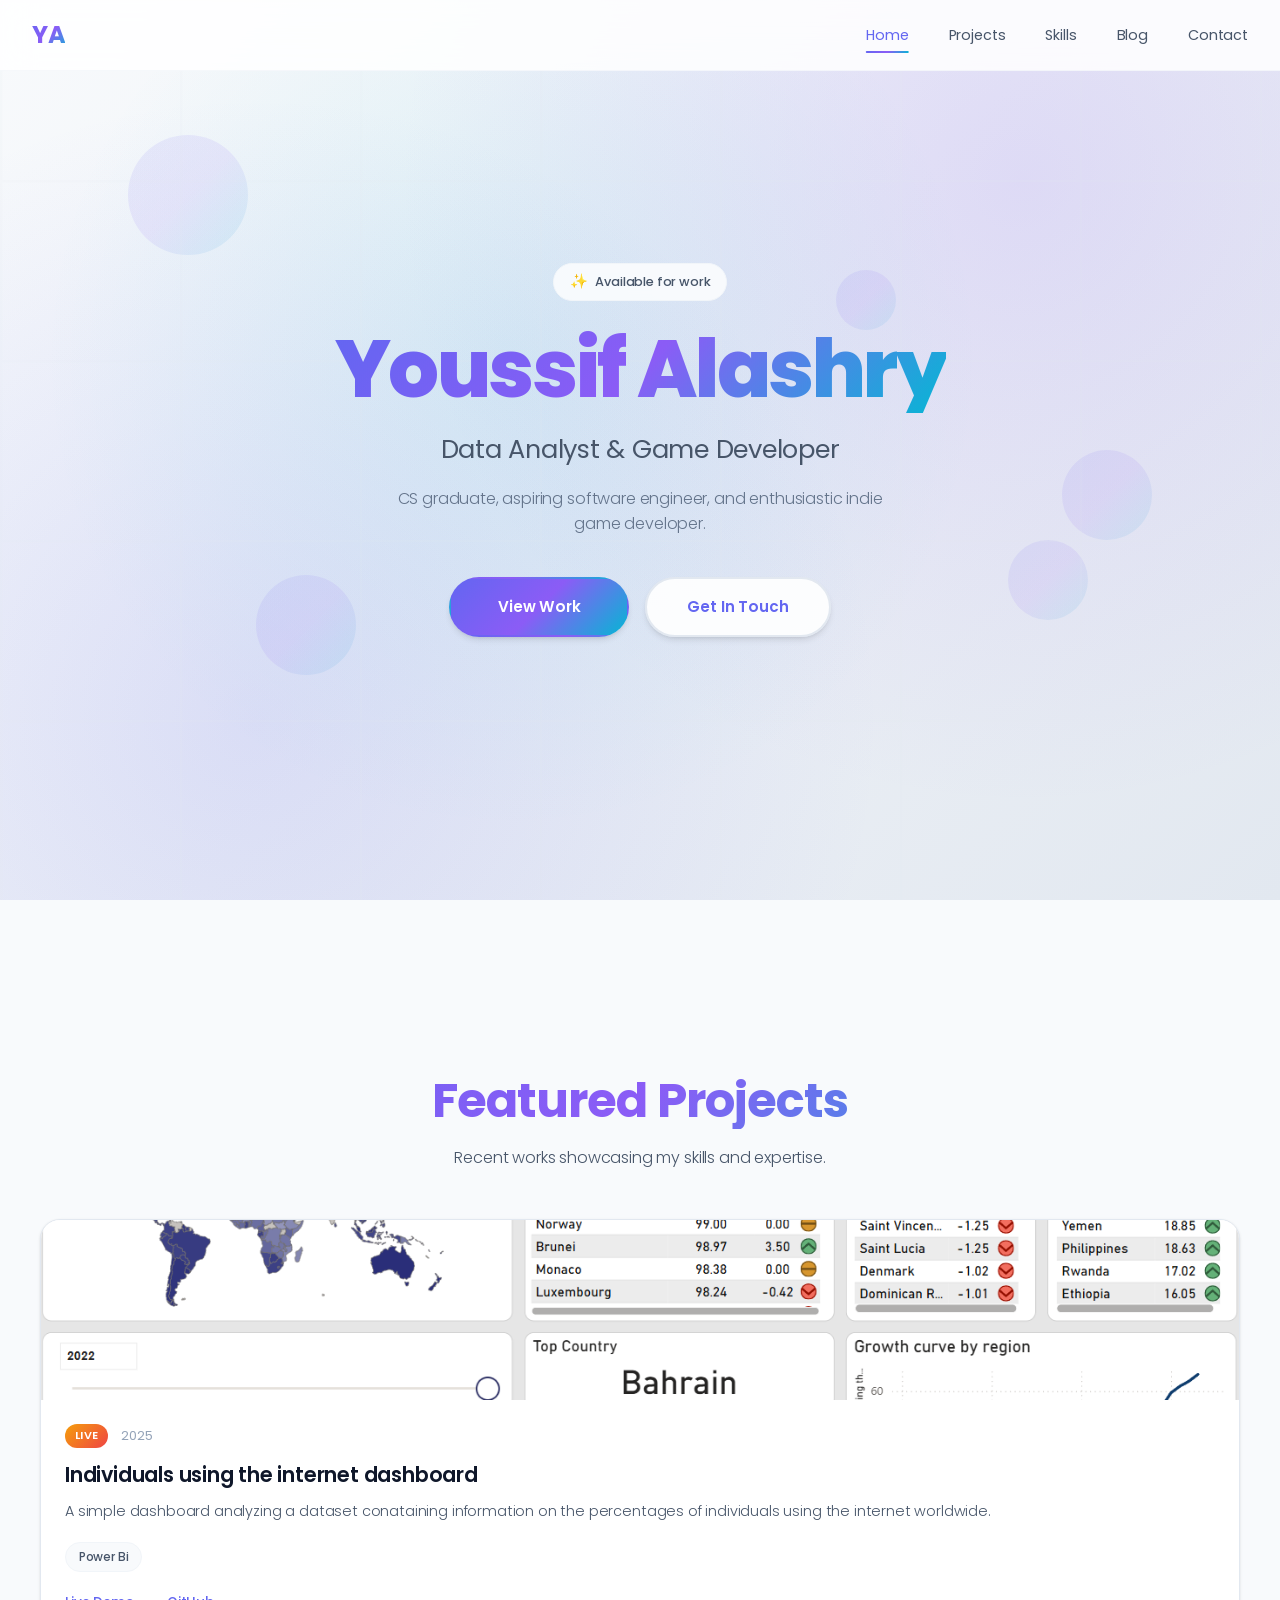
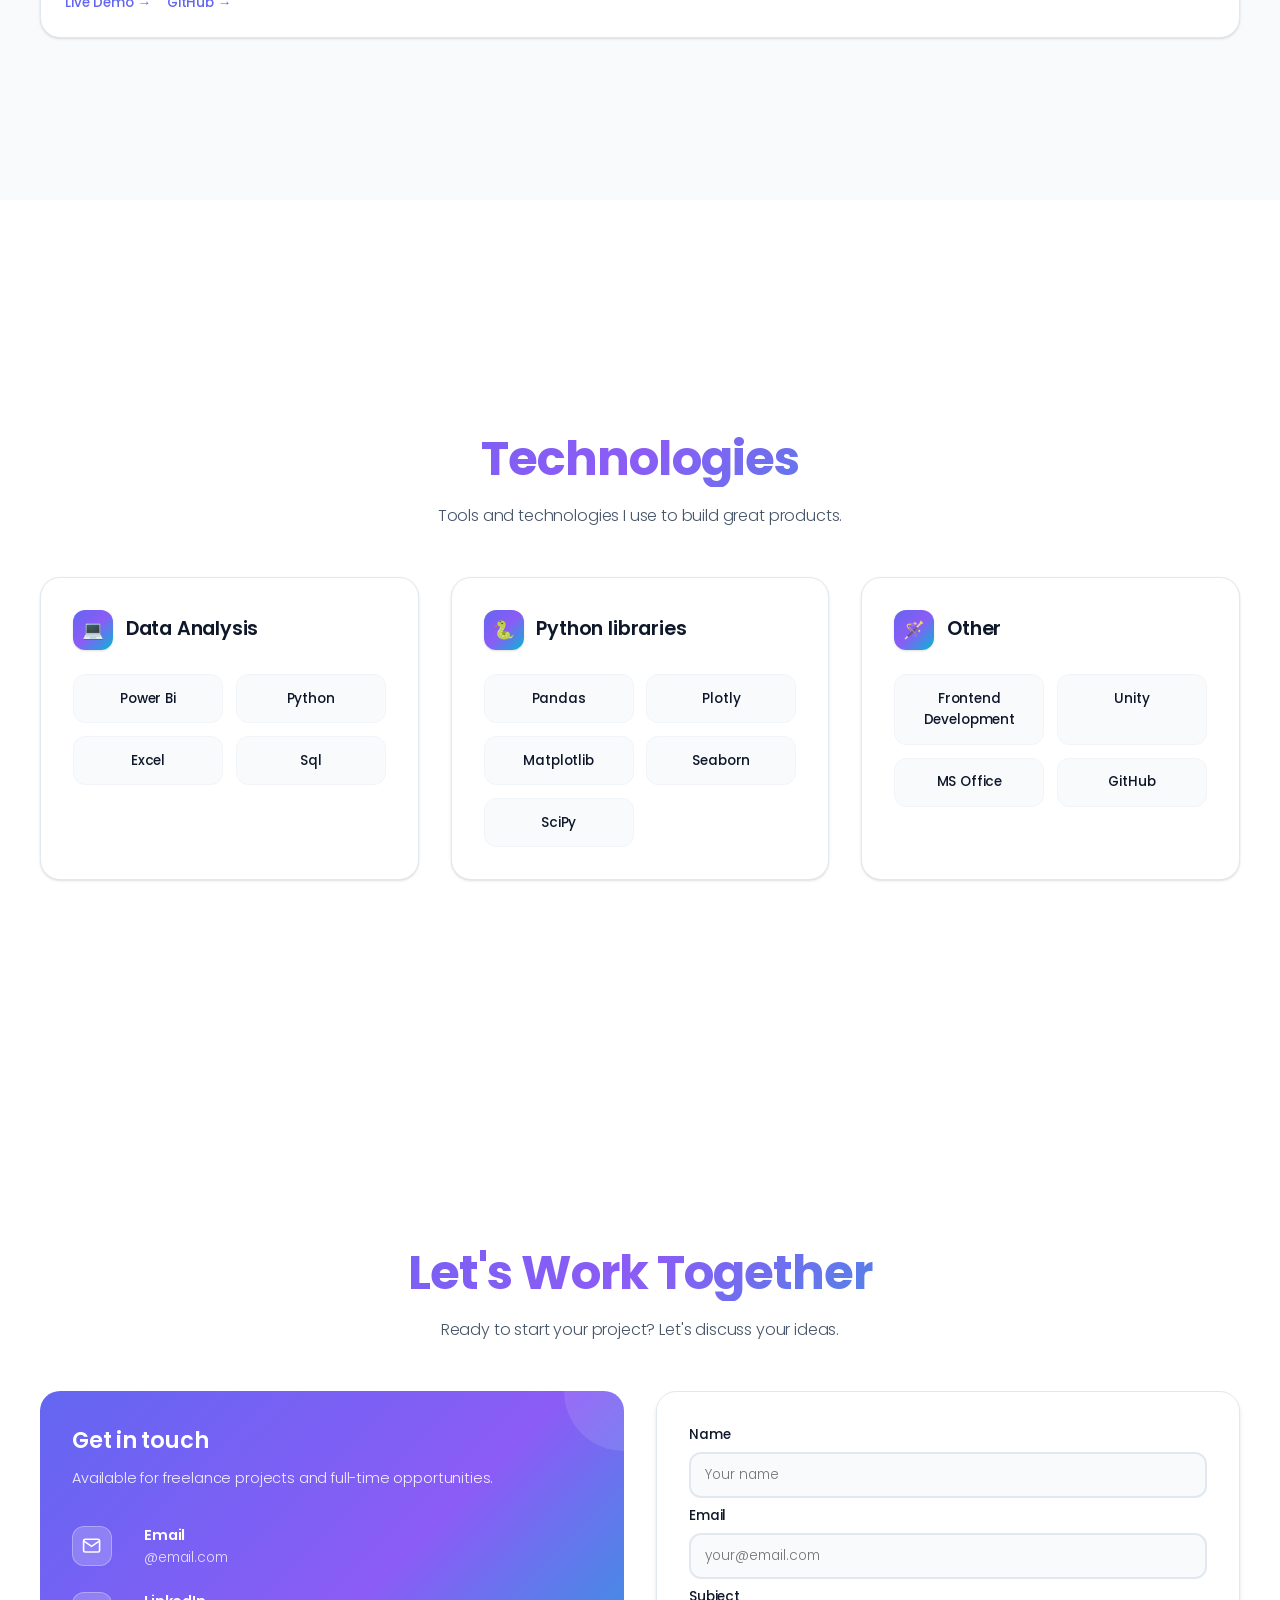
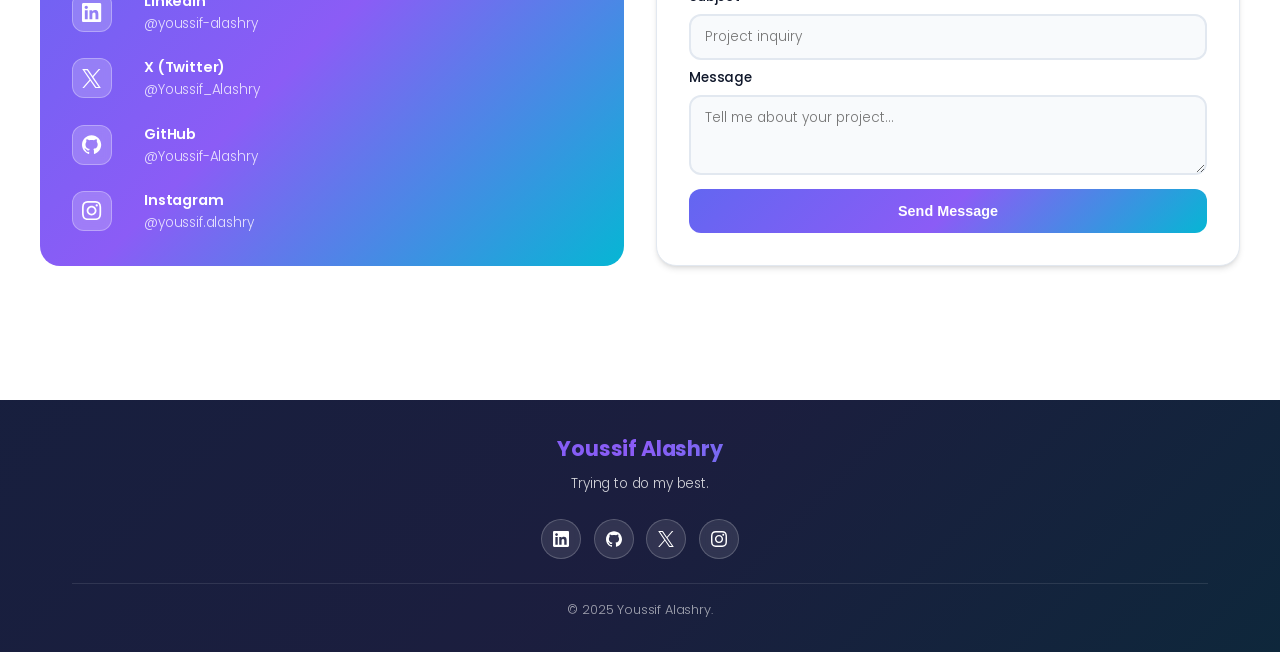
<file: index.html>
<!DOCTYPE html>
<html lang="en">
<head>
<meta charset="UTF-8">
<meta name="viewport" content="width=device-width, initial-scale=1.0">
<title>Youssif Alashry - Portfolio</title>
<link href="https://fonts.googleapis.com/css2?family=Poppins:wght@100;200;300;400;500;600;700;800;900&family=JetBrains+Mono:wght@100;200;300;400;500;600;700;800&display=swap" rel="stylesheet">
<style>
:root {
    --primary-color: #6366f1;
    --secondary-color: #8b5cf6;
    --accent-color: #06b6d4;
    --accent-secondary: #f59e0b;
    --text-primary: #0f172a;
    --text-secondary: #475569;
    --text-light: #64748b;
    --text-muted: #94a3b8;
    --background: #ffffff;
    --surface: #f8fafc;
    --surface-hover: #f1f5f9;
    --border: #e2e8f0;
    --border-light: #f1f5f9;
    --gradient-primary: linear-gradient(135deg, #6366f1 0%, #8b5cf6 50%, #06b6d4 100%);
    --gradient-secondary: linear-gradient(135deg, #f59e0b 0%, #ef4444 100%);
    --gradient-surface: linear-gradient(135deg, #f8fafc 0%, #e2e8f0 100%);
    --shadow-xs: 0 1px 2px 0 rgb(0 0 0 / 0.05);
    --shadow-sm: 0 1px 3px 0 rgb(0 0 0 / 0.1), 0 1px 2px -1px rgb(0 0 0 / 0.1);
    --shadow-md: 0 4px 6px -1px rgb(0 0 0 / 0.1), 0 2px 4px -2px rgb(0 0 0 / 0.1);
    --shadow-lg: 0 10px 15px -3px rgb(0 0 0 / 0.1), 0 4px 6px -4px rgb(0 0 0 / 0.1);
    --shadow-xl: 0 20px 25px -5px rgb(0 0 0 / 0.1), 0 8px 10px -6px rgb(0 0 0 / 0.1);
    --shadow-2xl: 0 25px 50px -12px rgb(0 0 0 / 0.25);
    --blur-sm: blur(4px);
    --blur-md: blur(8px);
    --blur-lg: blur(16px);
}

* {
    margin: 0;
    padding: 0;
    box-sizing: border-box;
}

html {
  scroll-behavior: smooth;
}
body {
    font-family: 'Poppins', -apple-system, BlinkMacSystemFont, 'Segoe UI', sans-serif;
    line-height: 1.6;
    color: var(--text-primary);
    background-color: var(--background);
    overflow-x: hidden;
    font-weight: 300;
    letter-spacing: -0.01em;
}

/* Custom Scrollbar */
::-webkit-scrollbar {
    width: 6px;
}

::-webkit-scrollbar-track {
    background: var(--surface);
}

::-webkit-scrollbar-thumb {
    background: var(--gradient-primary);
    border-radius: 3px;
}

::-webkit-scrollbar-thumb:hover {
    background: var(--primary-color);
}

/* Navigation */
.navbar {
    position: fixed;
    top: 0;
    width: 100%;
    background: rgba(255, 255, 255, 0.85);
    backdrop-filter: var(--blur-lg);
    -webkit-backdrop-filter: var(--blur-lg);
    border-bottom: 1px solid rgba(226, 232, 240, 0.3);
    z-index: 1000;
    transition: all 0.4s cubic-bezier(0.4, 0, 0.2, 1);
    transform: translateY(0);
}

.navbar.scrolled {
    background: rgba(255, 255, 255, 0.95);
    box-shadow: var(--shadow-lg);
    border-bottom: 1px solid var(--border);
}

.navbar.hidden {
    transform: translateY(-100%);
}

.nav-container {
    max-width: 1400px;
    margin: 0 auto;
    padding: 0 2rem;
    display: flex;
    justify-content: space-between;
    align-items: center;
    height: 70px;
}

.logo {
    font-size: 1.5rem;
    font-weight: 700;
    background: var(--gradient-primary);
    -webkit-background-clip: text;
    -webkit-text-fill-color: transparent;
    background-clip: text;
    letter-spacing: -0.02em;
    transition: all 0.3s ease;
    cursor: pointer;
}

.logo:hover {
    transform: scale(1.05);
}

.nav-links {
    display: flex;
    list-style: none;
    gap: 2.5rem;
}

.nav-links a {
    text-decoration: none;
    color: var(--text-secondary);
    font-weight: 400;
    font-size: 0.9rem;
    transition: all 0.3s cubic-bezier(0.4, 0, 0.2, 1);
    position: relative;
    letter-spacing: -0.01em;
}

.nav-links a:hover,
.nav-links a.active {
    color: var(--primary-color);
    transform: translateY(-1px);
}

.nav-links a::after {
    content: '';
    position: absolute;
    width: 0;
    height: 2px;
    bottom: -8px;
    left: 50%;
    background: var(--gradient-primary);
    transition: all 0.4s cubic-bezier(0.4, 0, 0.2, 1);
    transform: translateX(-50%);
    border-radius: 1px;
}

.nav-links a:hover::after,
.nav-links a.active::after {
    width: 100%;
}

.mobile-menu-btn {
    display: none;
    background: none;
    border: none;
    font-size: 1.5rem;
    cursor: pointer;
    color: var(--text-primary);
    transition: all 0.3s ease;
}

.mobile-menu-btn:hover {
    transform: scale(1.1);
}

/* Hero Section */
.hero {
    height: 100vh;
    display: flex;
    align-items: center;
    justify-content: center;
    background: var(--gradient-surface);
    position: relative;
    overflow: hidden;
}

.hero::before {
    content: '';
    position: absolute;
    top: 0;
    left: 0;
    right: 0;
    bottom: 0;
    background: 
        radial-gradient(circle at 20% 80%, rgba(99, 102, 241, 0.15) 0%, transparent 50%),
        radial-gradient(circle at 80% 20%, rgba(139, 92, 246, 0.15) 0%, transparent 50%),
        radial-gradient(circle at 40% 40%, rgba(6, 182, 212, 0.1) 0%, transparent 50%);
    animation: float 20s ease-in-out infinite;
}

.hero::after {
    content: '';
    position: absolute;
    top: 0;
    left: 0;
    right: 0;
    bottom: 0;
    background: url('data:image/svg+xml,<svg xmlns="http://www.w3.org/2000/svg" viewBox="0 0 100 100"><defs><pattern id="grid" width="20" height="20" patternUnits="userSpaceOnUse"><path d="M 20 0 L 0 0 0 20" fill="none" stroke="%23e2e8f0" stroke-width="0.5" opacity="0.3"/></pattern></defs><rect width="100" height="100" fill="url(%23grid)"/></svg>');
    opacity: 0.4;
}

/* Floating Elements */
.floating-elements {
    position: absolute;
    top: 0;
    left: 0;
    width: 100%;
    height: 100%;
    pointer-events: none;
    z-index: 0;
}

.floating-element {
    position: absolute;
    background: var(--gradient-primary);
    border-radius: 50%;
    opacity: 0.1;
    animation: float 15s ease-in-out infinite;
}

.floating-element:nth-child(1) {
    width: 120px;
    height: 120px;
    top: 15%;
    left: 10%;
    animation-delay: 0s;
}

.floating-element:nth-child(2) {
    width: 80px;
    height: 80px;
    top: 60%;
    right: 15%;
    animation-delay: 5s;
}

.floating-element:nth-child(3) {
    width: 100px;
    height: 100px;
    bottom: 25%;
    left: 20%;
    animation-delay: 10s;
}

.floating-element:nth-child(4) {
    width: 60px;
    height: 60px;
    top: 30%;
    right: 30%;
    animation-delay: 3s;
}

.floating-element:nth-child(5) {
    width: 90px;
    height: 90px;
    bottom: 40%;
    right: 10%;
    animation-delay: 8s;
}

.hero-content {
    text-align: center;
    max-width: 700px;
    padding: 0 2rem;
    position: relative;
    z-index: 1;
}

.hero-badge {
    display: inline-flex;
    align-items: center;
    gap: 0.5rem;
    background: rgba(255, 255, 255, 0.8);
    backdrop-filter: var(--blur-sm);
    border: 1px solid var(--border-light);
    border-radius: 50px;
    padding: 0.4rem 1rem;
    font-size: 0.8rem;
    font-weight: 500;
    color: var(--text-secondary);
    margin-bottom: 1.5rem;
    animation: fadeInUp 1s ease-out 0.2s both;
}

.hero-badge::before {
    content: '✨';
    font-size: 0.9rem;
}

.hero-title {
    font-size: clamp(3rem, 8vw, 5rem);
    font-weight: 800;
    margin-bottom: 1rem;
    background: var(--gradient-primary);
    -webkit-background-clip: text;
    -webkit-text-fill-color: transparent;
    background-clip: text;
    line-height: 1.1;
    letter-spacing: -0.03em;
    animation: fadeInUp 1s ease-out 0.4s both;
}

.hero-subtitle {
    font-size: clamp(1.2rem, 3vw, 1.6rem);
    color: var(--text-secondary);
    margin-bottom: 1rem;
    font-weight: 400;
    letter-spacing: -0.01em;
    animation: fadeInUp 1s ease-out 0.6s both;
}

.hero-description {
    font-size: 1rem;
    color: var(--text-light);
    margin-bottom: 2.5rem;
    max-width: 500px;
    margin-left: auto;
    margin-right: auto;
    line-height: 1.6;
    font-weight: 300;
    animation: fadeInUp 1s ease-out 0.8s both;
}

.cta-buttons {
    display: flex;
    gap: 1rem;
    justify-content: center;
    flex-wrap: wrap;
    animation: fadeInUp 1s ease-out 1s both;
}

.btn {
    padding: 1rem 2.5rem;
    border: none;
    border-radius: 50px;
    font-weight: 600;
    text-decoration: none;
    display: inline-flex;
    align-items: center;
    justify-content: center;
    gap: 0.5rem;
    transition: all 0.4s cubic-bezier(0.4, 0, 0.2, 1);
    cursor: pointer;
    font-size: 0.95rem;
    font-family: inherit;
    letter-spacing: -0.01em;
    position: relative;
    overflow: hidden;
    min-width: 180px;
    text-align: center;
    box-shadow: var(--shadow-md);
}

.btn::before {
    content: '';
    position: absolute;
    top: 0;
    left: -100%;
    width: 100%;
    height: 100%;
    background: linear-gradient(90deg, transparent, rgba(255, 255, 255, 0.3), transparent);
    transition: left 0.6s;
}

.btn:hover::before {
    left: 100%;
}

.btn::after {
    content: '';
    position: absolute;
    top: 50%;
    left: 50%;
    width: 0;
    height: 0;
    background: rgba(255, 255, 255, 0.2);
    border-radius: 50%;
    transform: translate(-50%, -50%);
    transition: all 0.6s ease;
}

.btn:hover::after {
    width: 300px;
    height: 300px;
}

.btn-primary {
    background: var(--gradient-primary);
    color: white;
    border: 2px solid transparent;
    position: relative;
    z-index: 1;
}

.btn-primary:hover {
    transform: translateY(-3px) scale(1.02);
    box-shadow: 
        var(--shadow-xl),
        0 0 30px rgba(99, 102, 241, 0.4);
}

.btn-primary:active {
    transform: translateY(-1px) scale(1.01);
}

.btn-secondary {
    background: rgba(255, 255, 255, 0.9);
    color: var(--primary-color);
    border: 2px solid var(--border);
    backdrop-filter: var(--blur-sm);
    position: relative;
    z-index: 1;
}

.btn-secondary:hover {
    background: var(--gradient-primary);
    color: white;
    border-color: var(--primary-color);
    transform: translateY(-3px) scale(1.02);
    box-shadow: 
        var(--shadow-xl),
        0 0 25px rgba(99, 102, 241, 0.5),
        0 0 50px rgba(139, 92, 246, 0.3),
        0 0 75px rgba(6, 182, 212, 0.2);
    animation: glow 2s ease-in-out infinite alternate;
}

.btn-secondary:active {
    transform: translateY(-1px) scale(1.01);
}

@keyframes glow {
    from {
        box-shadow: 
            var(--shadow-xl),
            0 0 25px rgba(99, 102, 241, 0.5),
            0 0 50px rgba(139, 92, 246, 0.3),
            0 0 75px rgba(6, 182, 212, 0.2);
    }
    to {
        box-shadow: 
            var(--shadow-2xl),
            0 0 35px rgba(99, 102, 241, 0.7),
            0 0 70px rgba(139, 92, 246, 0.4),
            0 0 105px rgba(6, 182, 212, 0.3);
    }
}

/* Section Styles */
.section {
    min-height: 100vh;
    display: flex;
    align-items: center;
    padding: 4rem 0;
    position: relative;
}

.section.contact {
    min-height: 100vh;
    padding: 4rem 0;
}

.container {
    max-width: 1200px;
    margin: 0 auto;
    width: 100%;
    padding-top: 10px;
}

.section-title {
    font-size: clamp(2rem, 4vw, 3rem);
    font-weight: 700;
    margin-bottom: 1rem;
    background: var(--gradient-primary);
    -webkit-background-clip: text;
    -webkit-text-fill-color: transparent;
    background-clip: text;
    line-height: 1.2;
    letter-spacing: -0.02em;
    text-align: center;
}

.section-subtitle {
    font-size: 1rem;
    color: var(--text-secondary);
    max-width: 500px;
    margin: 0 auto 3rem auto;
    line-height: 1.6;
    font-weight: 300;
    text-align: center;
}

/* Projects Section */
.projects {
    background: var(--surface);
}

.projects-grid {
    display: grid;
    grid-template-columns: repeat(auto-fit, minmax(320px, 1fr));
    gap: 2rem;
}

.project-card {
    background: var(--background);
    border-radius: 20px;
    overflow: hidden;
    box-shadow: var(--shadow-sm);
    transition: all 0.6s cubic-bezier(0.4, 0, 0.2, 1);
    border: 1px solid var(--border);
    position: relative;
}

.project-card:hover {
    transform: translateY(-8px);
    box-shadow: var(--shadow-xl);
}

.project-image-container {
    position: relative;
    overflow: hidden;
    height: 180px;
    background: var(--gradient-surface);
}

.project-image {
    width: 100%;
    height: 100%;
    object-fit: cover;
    transition: transform 0.8s cubic-bezier(0.4, 0, 0.2, 1);
}

.project-card:hover .project-image {
    transform: scale(1.05);
}

.project-overlay {
    position: absolute;
    top: 0;
    left: 0;
    right: 0;
    bottom: 0;
    background: linear-gradient(135deg, rgba(99, 102, 241, 0.8), rgba(139, 92, 246, 0.8));
    opacity: 0;
    display: flex;
    align-items: center;
    justify-content: center;
    gap: 0.8rem;
    transition: opacity 0.4s ease;
}

.project-card:hover .project-overlay {
    opacity: 1;
}

.overlay-btn {
    background: rgba(255, 255, 255, 0.2);
    backdrop-filter: var(--blur-sm);
    border: 1px solid rgba(255, 255, 255, 0.3);
    color: white;
    padding: 0.6rem 1.2rem;
    border-radius: 50px;
    text-decoration: none;
    font-weight: 500;
    transition: all 0.3s ease;
    font-size: 0.8rem;
}

.overlay-btn:hover {
    background: rgba(255, 255, 255, 0.3);
    transform: translateY(-2px);
}

.project-content {
    padding: 1.5rem;
}

.project-meta {
    display: flex;
    align-items: center;
    gap: 0.8rem;
    margin-bottom: 0.8rem;
}

.project-status {
    background: var(--gradient-secondary);
    color: white;
    padding: 0.2rem 0.6rem;
    border-radius: 15px;
    font-size: 0.7rem;
    font-weight: 600;
    text-transform: uppercase;
    letter-spacing: 0.05em;
}

.project-date {
    color: var(--text-muted);
    font-size: 0.8rem;
    font-weight: 400;
}

.project-title {
    font-size: 1.3rem;
    font-weight: 600;
    margin-bottom: 0.8rem;
    color: var(--text-primary);
    line-height: 1.3;
    letter-spacing: -0.01em;
}

.project-description {
    color: var(--text-secondary);
    margin-bottom: 1.2rem;
    line-height: 1.5;
    font-weight: 300;
    font-size: 0.9rem;
}

.project-tags {
    display: flex;
    flex-wrap: wrap;
    gap: 0.5rem;
    margin-bottom: 1.2rem;
}

.tag {
    background: var(--surface);
    color: var(--text-secondary);
    padding: 0.3rem 0.8rem;
    border-radius: 20px;
    font-size: 0.75rem;
    font-weight: 500;
    border: 1px solid var(--border-light);
    transition: all 0.3s ease;
}

.tag:hover {
    background: var(--primary-color);
    color: white;
    transform: translateY(-1px);
}

.project-links {
    display: flex;
    gap: 1rem;
}

.project-link {
    color: var(--primary-color);
    text-decoration: none;
    font-weight: 500;
    display: flex;
    align-items: center;
    gap: 0.3rem;
    transition: all 0.3s ease;
    font-size: 0.85rem;
}

.project-link:hover {
    color: var(--secondary-color);
    transform: translateX(3px);
}

/* Skills Section */
.skills-grid {
    display: grid;
    grid-template-columns: repeat(auto-fit, minmax(280px, 1fr));
    gap: 2rem;
}

.skill-category {
    background: var(--background);
    padding: 2rem;
    border-radius: 20px;
    box-shadow: var(--shadow-sm);
    border: 1px solid var(--border);
    transition: all 0.4s cubic-bezier(0.4, 0, 0.2, 1);
    position: relative;
    overflow: hidden;
}

.skill-category::before {
    content: '';
    position: absolute;
    top: 0;
    left: 0;
    right: 0;
    height: 3px;
    background: var(--gradient-primary);
    transform: scaleX(0);
    transition: transform 0.6s ease;
}

.skill-category:hover::before {
    transform: scaleX(1);
}

.skill-category:hover {
    transform: translateY(-6px);
    box-shadow: var(--shadow-lg);
}

.skill-category-header {
    display: flex;
    align-items: center;
    gap: 0.8rem;
    margin-bottom: 1.5rem;
}

.skill-category-icon {
    width: 2.5rem;
    height: 2.5rem;
    background: var(--gradient-primary);
    border-radius: 12px;
    display: flex;
    align-items: center;
    justify-content: center;
    color: white;
    font-size: 1.1rem;
    box-shadow: var(--shadow-sm);
}

.skill-category-title {
    font-size: 1.2rem;
    font-weight: 600;
    color: var(--text-primary);
    letter-spacing: -0.01em;
}

.skills-list {
    display: grid;
    grid-template-columns: repeat(auto-fit, minmax(100px, 1fr));
    gap: 0.8rem;
}

.skill-item {
    background: var(--surface);
    color: var(--text-primary);
    padding: 0.8rem;
    border-radius: 12px;
    font-weight: 500;
    transition: all 0.4s cubic-bezier(0.4, 0, 0.2, 1);
    border: 1px solid var(--border-light);
    text-align: center;
    position: relative;
    overflow: hidden;
    font-size: 0.85rem;
}

.skill-item::before {
    content: '';
    position: absolute;
    top: 0;
    left: -100%;
    width: 100%;
    height: 100%;
    background: var(--gradient-primary);
    transition: left 0.6s ease;
    z-index: -1;
}

.skill-item:hover::before {
    left: 0;
}

.skill-item:hover {
    color: white;
    transform: translateY(-3px);
    box-shadow: var(--shadow-md);
}

/* Contact Section */
.contact-content {
    display: grid;
    grid-template-columns: 1fr 1fr;
    gap: 2rem;
    align-items: stretch;
}

.contact-info {
    padding: 2rem;
    background: var(--gradient-primary);
    border-radius: 20px;
    color: white;
    position: relative;
    overflow: hidden;
    display: flex;
    flex-direction: column;
    justify-content: space-between;
}

.contact-info::before {
    content: '';
    position: absolute;
    top: 0;
    right: 0;
    width: 120px;
    height: 120px;
    background: rgba(255, 255, 255, 0.1);
    border-radius: 50%;
    transform: translate(50%, -50%);
}

.contact-info-content {
    position: relative;
    z-index: 1;
}

.contact-info h3 {
    font-size: 1.4rem;
    font-weight: 600;
    margin-bottom: 0.5rem;
    letter-spacing: -0.01em;
}

.contact-info p {
    color: rgba(255, 255, 255, 0.9);
    margin-bottom: 1.5rem;
    line-height: 1.6;
    font-weight: 300;
    font-size: 0.9rem;
}

.contact-items {
    display: flex;
    flex-direction: column;
    gap: 1.2rem;
}

.contact-item {
    display: flex;
    align-items: center;
    gap: 2rem;
    position: relative;
    z-index: 1;
    transition: all 0.3s ease;
    padding: 0.3 rem;
    border-radius: 12px;
    text-decoration: none;
    color: inherit;
}

.contact-item:hover {
    background: rgba(255, 255, 255, 0.1);
    transform: translateX(5px);
}

.contact-icon {
    width: 2.5rem;
    height: 2.5rem;
    background: rgba(255, 255, 255, 0.2);
    backdrop-filter: var(--blur-sm);
    border-radius: 12px;
    display: flex;
    align-items: center;
    justify-content: center;
    border: 1px solid rgba(255, 255, 255, 0.3);
    flex-shrink: 0;
    transition: all 0.4s cubic-bezier(0.4, 0, 0.2, 1);
}

.contact-item:hover .contact-icon {
    background: rgba(255, 255, 255, 0.3);
    transform: scale(1.1) rotate(5deg);
    box-shadow: 0 8px 25px rgba(0, 0, 0, 0.15);
}

.contact-icon svg {
    width: 1.2rem;
    height: 1.2rem;
    fill: currentColor;
}

.contact-details {
    flex: 1;
}

.contact-details strong {
    display: block;
    font-weight: 600;
    padding-top: 0.1rem;
    margin-bottom: -0.2rem;
    font-size: 0.9rem;
}

.contact-details span {
    color: rgba(255, 255, 255, 0.8);
    font-weight: 300;
    font-size: 0.85rem;
    transition: color 0.3s ease;
}

.contact-item:hover .contact-details span {
    color: white;
}

.contact-form {
    background: var(--background);
    padding: 2rem;
    border-radius: 20px;
    box-shadow: var(--shadow-md);
    border: 1px solid var(--border);
    display: flex;
    flex-direction: column;
}

.form-group {
    margin-bottom: 0.4rem;
}

.form-label {
    display: block;
    margin-bottom: 0.4rem;
    font-weight: 500;
    color: var(--text-primary);
    font-size: 0.85rem;
}

.form-input,
.form-textarea {
    width: 100%;
    padding: 0.7rem 0.9rem;
    border: 2px solid var(--border);
    border-radius: 12px;
    font-size: 0.85rem;
    transition: all 0.3s cubic-bezier(0.4, 0, 0.2, 1);
    background: var(--surface);
    font-family: inherit;
    font-weight: 300;
}

.form-input:focus,
.form-textarea:focus {
    outline: none;
    border-color: var(--primary-color);
    background: var(--background);
    box-shadow: 0 0 0 3px rgba(99, 102, 241, 0.1);
    transform: translateY(-1px);
}

.form-textarea {
    resize: vertical;
    min-height: 80px;
    line-height: 1.5;
    flex: 1;
}

.form-submit {
    width: 100%;
    background: var(--gradient-primary);
    color: white;
    border: none;
    padding: 0.9rem 2rem;
    border-radius: 12px;
    font-size: 0.9rem;
    font-weight: 600;
    cursor: pointer;
    transition: all 0.4s cubic-bezier(0.4, 0, 0.2, 1);
    position: relative;
    overflow: hidden;
    margin-top: auto;
}

.form-submit::before {
    content: '';
    position: absolute;
    top: 0;
    left: -100%;
    width: 100%;
    height: 100%;
    background: linear-gradient(90deg, transparent, rgba(255, 255, 255, 0.2), transparent);
    transition: left 0.6s;
}

.form-submit:hover::before {
    left: 100%;
}

.form-submit:hover {
    transform: translateY(-2px);
    box-shadow: var(--shadow-lg);
}

.form-submit:disabled {
    opacity: 0.7;
    cursor: not-allowed;
    transform: none;
}

/* Footer */
.footer {
    background: var(--text-primary);
    color: white;
    text-align: center;
    padding: 2rem 0;
    position: relative;
    overflow: hidden;
}

.footer::before {
    content: '';
    position: absolute;
    top: 0;
    left: 0;
    right: 0;
    bottom: 0;
    background: var(--gradient-primary);
    opacity: 0.1;
}

.footer-content {
    max-width: 1200px;
    margin: 0 auto;
    padding: 0 2rem;
    position: relative;
    z-index: 1;
}

.footer-logo {
    font-size: 1.3rem;
    font-weight: 700;
    margin-bottom: 0.5rem;
    background: var(--gradient-primary);
    -webkit-background-clip: text;
    -webkit-text-fill-color: transparent;
    background-clip: text;
}

.footer-description {
    color: rgba(255, 255, 255, 0.8);
    margin-bottom: 1.5rem;
    max-width: 350px;
    margin-left: auto;
    margin-right: auto;
    font-weight: 300;
    line-height: 1.6;
    font-size: 0.85rem;
}

.social-links {
    display: flex;
    justify-content: center;
    gap: 0.8rem;
    margin-bottom: 1.5rem;
}

.social-link {
    width: 2.5rem;
    height: 2.5rem;
    background: rgba(255, 255, 255, 0.1);
    backdrop-filter: var(--blur-sm);
    border: 1px solid rgba(255, 255, 255, 0.2);
    border-radius: 50%;
    display: flex;
    align-items: center;
    justify-content: center;
    color: white;
    text-decoration: none;
    transition: all 0.4s cubic-bezier(0.4, 0, 0.2, 1);
    font-size: 1rem;
}

.social-link:hover {
    background: var(--primary-color);
    transform: translateY(-2px) scale(1.05);
    box-shadow: var(--shadow-md);
}

.social-link svg {
    width: 16px;
    height: 16px;
    fill: currentColor;
}

.footer-bottom {
    border-top: 1px solid rgba(255, 255, 255, 0.1);
    padding-top: 1rem;
    color: rgba(255, 255, 255, 0.6);
    font-weight: 300;
    font-size: 0.8rem;
}

/* Animations */
@keyframes fadeInUp {
    from {
        opacity: 0;
        transform: translateY(30px);
    }
    to {
        opacity: 1;
        transform: translateY(0);
    }
}

@keyframes float {
    0%, 100% {
        transform: translateY(0px) rotate(0deg);
    }
    33% {
        transform: translateY(-20px) rotate(120deg);
    }
    66% {
        transform: translateY(10px) rotate(240deg);
    }
}

.fade-in-up {
    animation: fadeInUp 0.6s ease-out;
}

.stagger-1 { animation-delay: 0.1s; }
.stagger-2 { animation-delay: 0.2s; }
.stagger-3 { animation-delay: 0.3s; }

/* Responsive Design */
@media (max-width: 1200px) {
    .nav-container,
    .container {
        max-width: 1000px;
    }
}

@media (max-width: 968px) {
    .nav-links {
        display: none;
    }

    .mobile-menu-btn {
        display: block;
    }

    .hero-content {
        padding: 0 1.5rem;
    }

    .cta-buttons {
        flex-direction: column;
        align-items: center;
        gap: 0.8rem;
    }

    .projects-grid {
        grid-template-columns: 1fr;
        gap: 1.5rem;
    }

    .skills-grid {
        grid-template-columns: 1fr;
        gap: 1.5rem;
    }

    .contact-content {
        grid-template-columns: 1fr;
        gap: 1.5rem;
    }

    .section {
        min-height: auto;
        padding: 3rem 0;
    }

    .section.contact {
        min-height: auto;
        padding: 3rem 0;
    }
}

@media (max-width: 640px) {
    .nav-container {
        padding: 0 1rem;
        height: 60px;
    }

    .container {
        padding: 0 1rem;
    }

    .hero-title {
        font-size: clamp(2.5rem, 8vw, 4rem);
    }

    .project-card,
    .skill-category,
    .contact-form,
    .contact-info {
        padding: 1.5rem;
    }

    .skills-list {
        grid-template-columns: repeat(auto-fit, minmax(80px, 1fr));
    }

    .social-links {
        gap: 0.6rem;
    }

    .social-link {
        width: 2.2rem;
        height: 2.2rem;
        font-size: 0.9rem;
    }
}

@media (max-width: 480px) {
    .projects-grid {
        grid-template-columns: 1fr;
        gap: 1rem;
    }

    .project-card {
        margin: 0;
        border-radius: 16px;
    }

    .btn {
        padding: 0.8rem 2rem;
        font-size: 0.9rem;
        min-width: 160px;
    }

    .section {
        padding: 2.5rem 0;
    }

    .section.contact {
        padding: 2.5rem 0;
    }
}

/* Reduced motion */
@media (prefers-reduced-motion: reduce) {
    *,
    *::before,
    *::after {
        animation-duration: 0.01ms !important;
        animation-iteration-count: 1 !important;
        transition-duration: 0.01ms !important;
    }
}
</style>
</head>
<body>
<!-- Navigation -->
<nav class="navbar" id="navbar">
<div class="nav-container">
    <div class="logo">YA</div>
    <ul class="nav-links">
        <li><a href="#home" class="nav-link active">Home</a></li>
        <li><a href="#projects" class="nav-link">Projects</a></li>
        <li><a href="#skills" class="nav-link">Skills</a></li>
        <li><a href="#blog" class="nav-link">Blog</a></li>
        <li><a href="#contact" class="nav-link">Contact</a></li>
    </ul>
    <button class="mobile-menu-btn" id="mobileMenuBtn">☰</button>
</div>
</nav>

<!-- Hero Section -->
<section class="hero" id="home">
<div class="floating-elements">
    <div class="floating-element"></div>
    <div class="floating-element"></div>
    <div class="floating-element"></div>
    <div class="floating-element"></div>
    <div class="floating-element"></div>
</div>
<div class="hero-content">
    <div class="hero-badge">Available for work</div>
    <h1 class="hero-title">Youssif Alashry</h1>
    <h2 class="hero-subtitle">Data Analyst & Game Developer</h2>
    <p class="hero-description">
        CS graduate, aspiring software engineer, and enthusiastic indie game developer.
    </p>
    <div class="cta-buttons">
        <a href="#projects" class="btn btn-primary">View Work</a>
        <a href="#contact" class="btn btn-secondary">Get In Touch</a>
    </div>
</div>
</section>

<!-- Projects Section -->
<section class="section projects" id="projects">
<div class="container">
    <h2 class="section-title">Featured Projects</h2>
    <p class="section-subtitle">
        Recent works showcasing my skills and expertise.
    </p>
    <div class="projects-grid">
        <div class="project-card">
            <div class="project-image-container">
                <img src="Images\Dashboard1.png?height=180&width=400" alt="individuals using the internet" class="project-image">
                <div class="project-overlay">
                    <a href="https://app.powerbi.com/view?r=eyJrIjoiZDY5MzFhNmEtNDgyZC00MGRiLTg4OTgtOGE3OTQ2OWUxMDUwIiwidCI6ImIwZmViNWNiLWNhM2ItNGMxZC1hOWYzLTBmOWZjOTkxZTY4YiJ9&pageName=0b70bd0183d571d85ed9" target="_blank" class="overlay-btn">Demo</a>
                    <a href="#" class="overlay-btn">Report</a>
                </div>
            </div>
            <div class="project-content">
                <div class="project-meta">
                    <span class="project-status">Live</span>
                    <span class="project-date">2025</span>
                </div>
                <h3 class="project-title">Individuals using the internet dashboard</h3>
                <p class="project-description">
                    A simple dashboard analyzing a dataset conataining information on the percentages of individuals using the internet worldwide.
                </p>
                <div class="project-tags">
                    <span class="tag">Power Bi</span>
                </div>
                <div class="project-links">
                    <a href="https://app.powerbi.com/view?r=eyJrIjoiZDY5MzFhNmEtNDgyZC00MGRiLTg4OTgtOGE3OTQ2OWUxMDUwIiwidCI6ImIwZmViNWNiLWNhM2ItNGMxZC1hOWYzLTBmOWZjOTkxZTY4YiJ9&pageName=0b70bd0183d571d85ed9" target="_blank" class="project-link">Live Demo →</a>
                    <a href="#" class="project-link">GitHub →</a>
                </div>
            </div>
        </div>
<!-- 
        <div class="project-card">
            <div class="project-image-container">
                <img src="/placeholder.svg?height=180&width=400" alt="Task Management App" class="project-image">
                <div class="project-overlay">
                    <a href="#" class="overlay-btn">Demo</a>
                    <a href="#" class="overlay-btn">Code</a>
                </div>
            </div>
            <div class="project-content">
                <div class="project-meta">
                    <span class="project-status">Beta</span>
                    <span class="project-date">2024</span>
                </div>
                <h3 class="project-title">Task Manager</h3>
                <p class="project-description">
                    Collaborative workspace with real-time updates and team features.
                </p>
                <div class="project-tags">
                    <span class="tag">Vue.js</span>
                    <span class="tag">Firebase</span>
                    <span class="tag">PWA</span>
                    <span class="tag">WebSocket</span>
                </div>
                <div class="project-links">
                    <a href="#" class="project-link">Live Demo →</a>
                    <a href="#" class="project-link">GitHub →</a>
                </div>
            </div>
        </div>

        <div class="project-card">
            <div class="project-image-container">
                <img src="/placeholder.svg?height=180&width=400" alt="Analytics Dashboard" class="project-image">
                <div class="project-overlay">
                    <a href="#" class="overlay-btn">Demo</a>
                    <a href="#" class="overlay-btn">Code</a>
                </div>
            </div>
            <div class="project-content">
                <div class="project-meta">
                    <span class="project-status">New</span>
                    <span class="project-date">2023</span>
                </div>
                <h3 class="project-title">Analytics Suite</h3>
                <p class="project-description">
                    Data visualization platform with interactive charts and insights.
                </p>
                <div class="project-tags">
                    <span class="tag">D3.js</span>
                    <span class="tag">Python</span>
                    <span class="tag">FastAPI</span>
                    <span class="tag">PostgreSQL</span>
                </div>
                <div class="project-links">
                    <a href="#" class="project-link">Live Demo →</a>
                    <a href="#" class="project-link">GitHub →</a>
                </div>
            </div>
        </div> -->
    </div>
</div>
</section>

<!-- Skills Section -->
<section class="section" id="skills">
<div class="container">
    <h2 class="section-title">Technologies</h2>
    <p class="section-subtitle">
        Tools and technologies I use to build great products.
    </p>
    <div class="skills-grid">
        <div class="skill-category">
            <div class="skill-category-header">
                <div class="skill-category-icon">💻</div>
                <h3 class="skill-category-title">Data Analysis</h3>
            </div>
            <div class="skills-list">
                <div class="skill-item">Power Bi</div>
                <div class="skill-item">Python</div>
                <div class="skill-item">Excel</div>
                <div class="skill-item">Sql</div>

            </div>
        </div>

        <div class="skill-category">
            <div class="skill-category-header">
                <div class="skill-category-icon">🐍</div>
                <h3 class="skill-category-title">Python libraries</h3>
            </div>
            <div class="skills-list">
                <div class="skill-item">Pandas</div>
                <div class="skill-item">Plotly</div>
                <div class="skill-item">Matplotlib</div>
                <div class="skill-item">Seaborn</div>
                <div class="skill-item">SciPy</div>
            </div>
        </div>

        <div class="skill-category">
            <div class="skill-category-header">
                <div class="skill-category-icon">🪄</div>
                <h3 class="skill-category-title">Other</h3>
            </div>
            <div class="skills-list">
                <div class="skill-item">Frontend Development</div>
                <div class="skill-item">Unity</div>
                <div class="skill-item">MS Office</div>
                <div class="skill-item">GitHub</div>
            </div>
        </div>

    </div>
</div>
</section>

<!-- Contact Section -->
<section class="section contact" id="contact">
<div class="container">
    <h2 class="section-title">Let's Work Together</h2>
    <p class="section-subtitle">
        Ready to start your project? Let's discuss your ideas.
    </p> 
    <div class="contact-content">
        <div class="contact-info">
            <div class="contact-info-content">
                <h3>Get in touch</h3>
                <p>
                    Available for freelance projects and full-time opportunities.
                </p>
            </div>
            <div class="contact-items">
                <a href="mailto:alex.johnson@email.com" class="contact-item">
                    <div class="contact-icon">
                        <svg viewBox="0 0 24 24" fill="currentColor">
                            <path d="M4 4H20C21.1 4 22 4.9 22 6V18C22 19.1 21.1 20 20 20H4C2.9 20 2 19.1 2 18V6C2 4.9 2.9 4 4 4Z" stroke="currentColor" stroke-width="2" fill="none"/>
                            <polyline points="22,6 12,13 2,6" stroke="currentColor" stroke-width="2" fill="none"/>
                        </svg>
                    </div>
                    <div class="contact-details">
                        <strong>Email</strong>
                        <span>@email.com</span>
                    </div>
                </a>

                <a href="https://www.linkedin.com/in/youssif-alashry/" target="_blank" rel="noopener noreferrer" class="contact-item">
                    <div class="contact-icon">
                        <svg viewBox="0 0 24 24" fill="currentColor">
                            <path d="M20.447 20.452H16.893V14.883C16.893 13.555 16.866 11.846 15.041 11.846C13.188 11.846 12.905 13.291 12.905 14.785V20.452H9.351V9H12.765V10.561H12.811C13.288 9.661 14.448 8.711 16.181 8.711C19.782 8.711 20.448 11.081 20.448 14.166V20.452H20.447ZM5.337 7.433C4.193 7.433 3.274 6.507 3.274 5.368C3.274 4.23 4.194 3.305 5.337 3.305C6.477 3.305 7.401 4.23 7.401 5.368C7.401 6.507 6.476 7.433 5.337 7.433ZM7.119 20.452H3.555V9H7.119V20.452ZM22.225 0H1.771C0.792 0 0 0.774 0 1.729V22.271C0 23.227 0.792 24 1.771 24H22.222C23.2 24 24 23.227 24 22.271V1.729C24 0.774 23.2 0 22.222 0H22.225Z"/>
                        </svg>
                    </div>
                    <div class="contact-details">
                        <strong>LinkedIn</strong>
                        <span>@youssif-alashry</span>
                    </div>
                </a>

                <a href="https://x.com/Youssif_Alashry" target="_blank" rel="noopener noreferrer" class="contact-item">
                    <div class="contact-icon">
                        <svg width="1200" height="1227" viewBox="0 0 1200 1227" fill="none" xmlns="http://www.w3.org/2000/svg">
                            <path d="M714.163 519.284L1160.89 0H1055.03L667.137 450.887L357.328 0H0L468.492 681.821L0 1226.37H105.866L515.491 750.218L842.672 1226.37H1200L714.137 519.284H714.163ZM569.165 687.828L521.697 619.934L144.011 79.6944H306.615L611.412 515.685L658.88 583.579L1055.08 1150.3H892.476L569.165 687.854V687.828Z" fill="white"/>
                        </svg>
                    </div>
                    <div class="contact-details">
                        <strong>X (Twitter)</strong>
                        <span>@Youssif_Alashry</span>
                    </div>
                </a>

                <a href="https://github.com/Youssif-Alashry" target="_blank" rel="noopener noreferrer" class="contact-item">
                    <div class="contact-icon">
                        <svg viewBox="0 0 24 24" fill="currentColor">
                            <path d="M12 0.297C5.37 0.297 0 5.67 0 12.297C0 17.6 3.438 22.097 8.205 23.682C8.805 23.795 9.025 23.424 9.025 23.105C9.025 22.82 9.015 22.065 9.01 21.065C5.672 21.789 4.968 19.455 4.968 19.455C4.422 18.07 3.633 17.7 3.633 17.7C2.546 16.956 3.717 16.971 3.717 16.971C4.922 17.055 5.555 18.207 5.555 18.207C6.625 20.042 8.364 19.512 9.05 19.205C9.158 18.429 9.467 17.9 9.81 17.6C7.145 17.3 4.344 16.268 4.344 11.67C4.344 10.36 4.809 9.29 5.579 8.45C5.444 8.147 5.039 6.927 5.684 5.274C5.684 5.274 6.689 4.952 8.984 6.504C9.944 6.237 10.964 6.105 11.984 6.099C13.004 6.105 14.024 6.237 14.984 6.504C17.264 4.952 18.269 5.274 18.269 5.274C18.914 6.927 18.509 8.147 18.389 8.45C19.154 9.29 19.619 10.36 19.619 11.67C19.619 16.28 16.814 17.295 14.144 17.59C14.564 17.950 14.954 18.686 14.954 19.81C14.954 21.416 14.939 22.706 14.939 23.096C14.939 23.411 15.149 23.786 15.764 23.666C20.565 22.092 24 17.592 24 12.297C24 5.67 18.627 0.297 12 0.297Z"/>
                        </svg>
                    </div>
                    <div class="contact-details">
                        <strong>GitHub</strong>
                        <span>@Youssif-Alashry</span>
                    </div>
                </a>

                <a href="https://www.instagram.com/youssif.alashry/" target="_blank" rel="noopener noreferrer" class="contact-item">
                    <div class="contact-icon">
                        <svg viewBox="0 0 24 24" fill="currentColor">
                            <path d="M12 2.163C15.204 2.163 15.584 2.175 16.85 2.233C20.102 2.381 21.621 3.924 21.769 7.152C21.827 8.417 21.838 8.797 21.838 12.001C21.838 15.206 21.826 15.585 21.769 16.85C21.62 20.075 20.105 21.621 16.85 21.769C15.584 21.827 15.206 21.839 12 21.839C8.796 21.839 8.416 21.827 7.151 21.769C3.891 21.62 2.38 20.07 2.232 16.849C2.174 15.584 2.162 15.205 2.162 12C2.162 8.796 2.175 8.417 2.232 7.151C2.381 3.924 3.896 2.38 7.151 2.232C8.417 2.175 8.796 2.163 12 2.163ZM12 0C8.741 0 8.333 0.014 7.053 0.072C2.695 0.272 0.273 2.69 0.073 7.052C0.014 8.333 0 8.741 0 12C0 15.259 0.014 15.667 0.072 16.947C0.272 21.305 2.69 23.727 7.052 23.927C8.333 23.986 8.741 24 12 24C15.259 24 15.667 23.986 16.947 23.928C21.302 23.728 23.73 21.31 23.927 16.948C23.986 15.668 24 15.259 24 12.001C24 8.741 23.986 8.333 23.928 7.053C23.728 2.698 21.31 0.27 16.948 0.073C15.668 0.014 15.259 0 12.001 0H12ZM12 5.838C8.597 5.838 5.838 8.597 5.838 12S8.597 18.163 12 18.163S18.162 15.404 18.162 12S15.403 5.838 12 5.838ZM12 16C9.791 16 8 14.21 8 12C8 9.791 9.791 8 12 8C14.209 8 16 9.791 16 12C16 14.21 14.209 16 12 16ZM19.846 5.595C19.846 6.39 19.201 7.035 18.406 7.035C17.611 7.035 16.966 6.39 16.966 5.595C16.966 4.801 17.611 4.156 18.406 4.156C19.201 4.156 19.846 4.801 19.846 5.595Z"/>
                        </svg>
                    </div>
                    <div class="contact-details">
                        <strong>Instagram</strong>
                        <span>@youssif.alashry</span>
                    </div>
                </a>
            </div>
        </div>
        <form class="contact-form" id="contactForm">
            <div class="form-group">
                <label for="name" class="form-label">Name</label>
                <input type="text" id="name" name="name" class="form-input" required placeholder="Your name">
            </div>
            <div class="form-group">
                <label for="email" class="form-label">Email</label>
                <input type="email" id="email" name="email" class="form-input" required placeholder="your@email.com">
            </div>
            <div class="form-group">
                <label for="subject" class="form-label">Subject</label>
                <input type="text" id="subject" name="subject" class="form-input" required placeholder="Project inquiry">
            </div>
            <div class="form-group">
                <label for="message" class="form-label">Message</label>
                <textarea id="message" name="message" class="form-textarea" required placeholder="Tell me about your project..."></textarea>
            </div>
            <button type="submit" class="form-submit">Send Message</button>
        </form>
    </div>
</div>
</section>

<!-- Footer -->
<footer class="footer">
<div class="footer-content">
    <div class="footer-logo">Youssif Alashry</div>
    <p class="footer-description">
        Trying to do my best.
    </p>
    <div class="social-links">
        <!-- <a href="mailto:alex.johnson@email.com" class="social-link" title="Email">
            <svg viewBox="0 0 24 24" fill="currentColor">
                <path d="M4 4H20C21.1 4 22 4.9 22 6V18C22 19.1 21.1 20 20 20H4C2.9 20 2 19.1 2 18V6C2 4.9 2.9 4 4 4Z" stroke="currentColor" stroke-width="2" fill="none"/>
                <polyline points="22,6 12,13 2,6" stroke="currentColor" stroke-width="2" fill="none"/>
            </svg>
        </a> -->
        <a href="https://www.linkedin.com/in/youssif-alashry/" class="social-link" title="LinkedIn">
            <svg viewBox="0 0 24 24" fill="currentColor">
                <path d="M20.447 20.452H16.893V14.883C16.893 13.555 16.866 11.846 15.041 11.846C13.188 11.846 12.905 13.291 12.905 14.785V20.452H9.351V9H12.765V10.561H12.811C13.288 9.661 14.448 8.711 16.181 8.711C19.782 8.711 20.448 11.081 20.448 14.166V20.452H20.447ZM5.337 7.433C4.193 7.433 3.274 6.507 3.274 5.368C3.274 4.23 4.194 3.305 5.337 3.305C6.477 3.305 7.401 4.23 7.401 5.368C7.401 6.507 6.476 7.433 5.337 7.433ZM7.119 20.452H3.555V9H7.119V20.452ZM22.225 0H1.771C0.792 0 0 0.774 0 1.729V22.271C0 23.227 0.792 24 1.771 24H22.222C23.2 24 24 23.227 24 22.271V1.729C24 0.774 23.2 0 22.222 0H22.225Z"/>
            </svg>
        </a>
        <a href="https://github.com/Youssif-Alashry" class="social-link" title="GitHub">
            <svg viewBox="0 0 24 24" fill="currentColor">
                <path d="M12 0.297C5.37 0.297 0 5.67 0 12.297C0 17.6 3.438 22.097 8.205 23.682C8.805 23.795 9.025 23.424 9.025 23.105C9.025 22.82 9.015 22.065 9.01 21.065C5.672 21.789 4.968 19.455 4.968 19.455C4.422 18.07 3.633 17.7 3.633 17.7C2.546 16.956 3.717 16.971 3.717 16.971C4.922 17.055 5.555 18.207 5.555 18.207C6.625 20.042 8.364 19.512 9.05 19.205C9.158 18.429 9.467 17.9 9.81 17.6C7.145 17.3 4.344 16.268 4.344 11.67C4.344 10.36 4.809 9.29 5.579 8.45C5.444 8.147 5.039 6.927 5.684 5.274C5.684 5.274 6.689 4.952 8.984 6.504C9.944 6.237 10.964 6.105 11.984 6.099C13.004 6.105 14.024 6.237 14.984 6.504C17.264 4.952 18.269 5.274 18.269 5.274C18.914 6.927 18.509 8.147 18.389 8.45C19.154 9.29 19.619 10.36 19.619 11.67C19.619 16.28 16.814 17.295 14.144 17.59C14.564 17.950 14.954 18.686 14.954 19.81C14.954 21.416 14.939 22.706 14.939 23.096C14.939 23.411 15.149 23.786 15.764 23.666C20.565 22.092 24 17.592 24 12.297C24 5.67 18.627 0.297 12 0.297Z"/>
            </svg>
        </a>
        <a href="https://x.com/Youssif_Alashry" class="social-link" title="Twitter">
           <svg width="1200" height="1227" viewBox="0 0 1200 1227" fill="none" xmlns="http://www.w3.org/2000/svg">
                            <path d="M714.163 519.284L1160.89 0H1055.03L667.137 450.887L357.328 0H0L468.492 681.821L0 1226.37H105.866L515.491 750.218L842.672 1226.37H1200L714.137 519.284H714.163ZM569.165 687.828L521.697 619.934L144.011 79.6944H306.615L611.412 515.685L658.88 583.579L1055.08 1150.3H892.476L569.165 687.854V687.828Z" fill="white"/>
            </svg>
        </a>
        <a href="https://www.instagram.com/youssif.alashry/" class="social-link" title="Instagram">
            <svg viewBox="0 0 24 24" fill="currentColor">
                <path d="M12 2.163C15.204 2.163 15.584 2.175 16.85 2.233C20.102 2.381 21.621 3.924 21.769 7.152C21.827 8.417 21.838 8.797 21.838 12.001C21.838 15.206 21.826 15.585 21.769 16.85C21.62 20.075 20.105 21.621 16.85 21.769C15.584 21.827 15.206 21.839 12 21.839C8.796 21.839 8.416 21.827 7.151 21.769C3.891 21.62 2.38 20.07 2.232 16.849C2.174 15.584 2.162 15.205 2.162 12C2.162 8.796 2.175 8.417 2.232 7.151C2.381 3.924 3.896 2.38 7.151 2.232C8.417 2.175 8.796 2.163 12 2.163ZM12 0C8.741 0 8.333 0.014 7.053 0.072C2.695 0.272 0.273 2.69 0.073 7.052C0.014 8.333 0 8.741 0 12C0 15.259 0.014 15.667 0.072 16.947C0.272 21.305 2.69 23.727 7.052 23.927C8.333 23.986 8.741 24 12 24C15.259 24 15.667 23.986 16.947 23.928C21.302 23.728 23.73 21.31 23.927 16.948C23.986 15.668 24 15.259 24 12.001C24 8.741 23.986 8.333 23.928 7.053C23.728 2.698 21.31 0.27 16.948 0.073C15.668 0.014 15.259 0 12.001 0H12ZM12 5.838C8.597 5.838 5.838 8.597 5.838 12S8.597 18.163 12 18.163S18.162 15.404 18.162 12S15.403 5.838 12 5.838ZM12 16C9.791 16 8 14.21 8 12C8 9.791 9.791 8 12 8C14.209 8 16 9.791 16 12C16 14.21 14.209 16 12 16ZM19.846 5.595C19.846 6.39 19.201 7.035 18.406 7.035C17.611 7.035 16.966 6.39 16.966 5.595C16.966 4.801 17.611 4.156 18.406 4.156C19.201 4.156 19.846 4.801 19.846 5.595Z"/>
            </svg>
        </a>
    </div>
    <div class="footer-bottom">
        <p>&copy; 2025 Youssif Alashry.</p>
    </div>
</div>
</footer>

<script>
// Navigation smooth scrolling with proper offset calculation
document.addEventListener('DOMContentLoaded', function() {
    // Get all navigation links
    const navLinks = document.querySelectorAll('.nav-link');
    const navbar = document.getElementById('navbar');
    
    // Add click event listeners to navigation links
    navLinks.forEach(link => {
        link.addEventListener('click', function(e) {
            e.preventDefault();
            
            const targetId = this.getAttribute('href');
            const targetSection = document.querySelector(targetId);
        
            if (targetSection) {
                const navbarHeight = navbar.offsetHeight;
                // Add extra padding to ensure perfect alignment
                const targetPosition = targetSection.offsetTop - navbarHeight + 70;
                
                window.scrollTo({
                    top: targetPosition,
                    behavior: 'smooth'
                });
            }
        });
    });
    
    // Logo click to scroll to top
    document.querySelector('.logo').addEventListener('click', function() {
        window.scrollTo({
            top: 0,
            behavior: 'smooth'
        });
    });
});

// Navbar scroll effects
let lastScrollTop = 0;
const navbar = document.getElementById('navbar');

window.addEventListener('scroll', () => {
    const scrollTop = window.pageYOffset || document.documentElement.scrollTop;

    if (scrollTop > 50) {
        navbar.classList.add('scrolled');
    } else {
        navbar.classList.remove('scrolled');
    }

    if (scrollTop > lastScrollTop && scrollTop > 200) {
        navbar.classList.add('hidden');
    } else {
        navbar.classList.remove('hidden');
    }

    lastScrollTop = scrollTop <= 0 ? 0 : scrollTop;
});

// Active navigation link detection
function updateActiveNavLink() {
    const sections = document.querySelectorAll('section[id]');
    const navLinks = document.querySelectorAll('.nav-link');
    const scrollPosition = window.scrollY + 100;

    let currentSection = '';

    sections.forEach(section => {
        const sectionTop = section.offsetTop;
        const sectionHeight = section.clientHeight;
        const sectionId = section.getAttribute('id');
        
        if (scrollPosition >= sectionTop && scrollPosition < sectionTop + sectionHeight) {
            currentSection = sectionId;
        }
    });

    if (window.scrollY < 100) {
        currentSection = 'home';
    }

    navLinks.forEach(link => {
        link.classList.remove('active');
        if (link.getAttribute('href') === `#${currentSection}`) {
            link.classList.add('active');
        }
    });
}

// Throttled scroll event for active link detection
let ticking = false;
window.addEventListener('scroll', () => {
    if (!ticking) {
        requestAnimationFrame(() => {
            updateActiveNavLink();
            ticking = false;
        });
        ticking = true;
    }
});

// Contact form handling
document.getElementById('contactForm').addEventListener('submit', function(e) {
    e.preventDefault();

    const formData = new FormData(this);
    const name = formData.get('name');
    const email = formData.get('email');
    const subject = formData.get('subject');
    const message = formData.get('message');

    if (!name || !email || !subject || !message) {
        alert('Please fill in all fields.');
        return;
    }

    const emailRegex = /^[^\s@]+@[^\s@]+\.[^\s@]+$/;
    if (!emailRegex.test(email)) {
        alert('Please enter a valid email.');
        return;
    }

    const submitBtn = this.querySelector('.form-submit');
    const originalText = submitBtn.textContent;
    submitBtn.textContent = 'Sending...';
    submitBtn.disabled = true;

    setTimeout(() => {
        alert('Message sent! I\'ll get back to you soon.');
        this.reset();
        submitBtn.textContent = originalText;
        submitBtn.disabled = false;
    }, 2000);
});

// Mobile menu functionality
document.getElementById('mobileMenuBtn').addEventListener('click', function() {
    const navLinks = document.querySelector('.nav-links');
    const isVisible = navLinks.style.display === 'flex';

    if (isVisible) {
        navLinks.style.display = 'none';
        this.textContent = '☰';
    } else {
        navLinks.style.display = 'flex';
        navLinks.style.position = 'absolute';
        navLinks.style.top = '100%';
        navLinks.style.left = '0';
        navLinks.style.right = '0';
        navLinks.style.background = 'rgba(255, 255, 255, 0.98)';
        navLinks.style.backdropFilter = 'var(--blur-lg)';
        navLinks.style.flexDirection = 'column';
        navLinks.style.padding = '1.5rem';
        navLinks.style.boxShadow = 'var(--shadow-lg)';
        navLinks.style.borderTop = '1px solid var(--border)';
        this.textContent = '✕';
    }
});

// Initialize on page load
updateActiveNavLink();
</script>
</body>
</html>
</file>
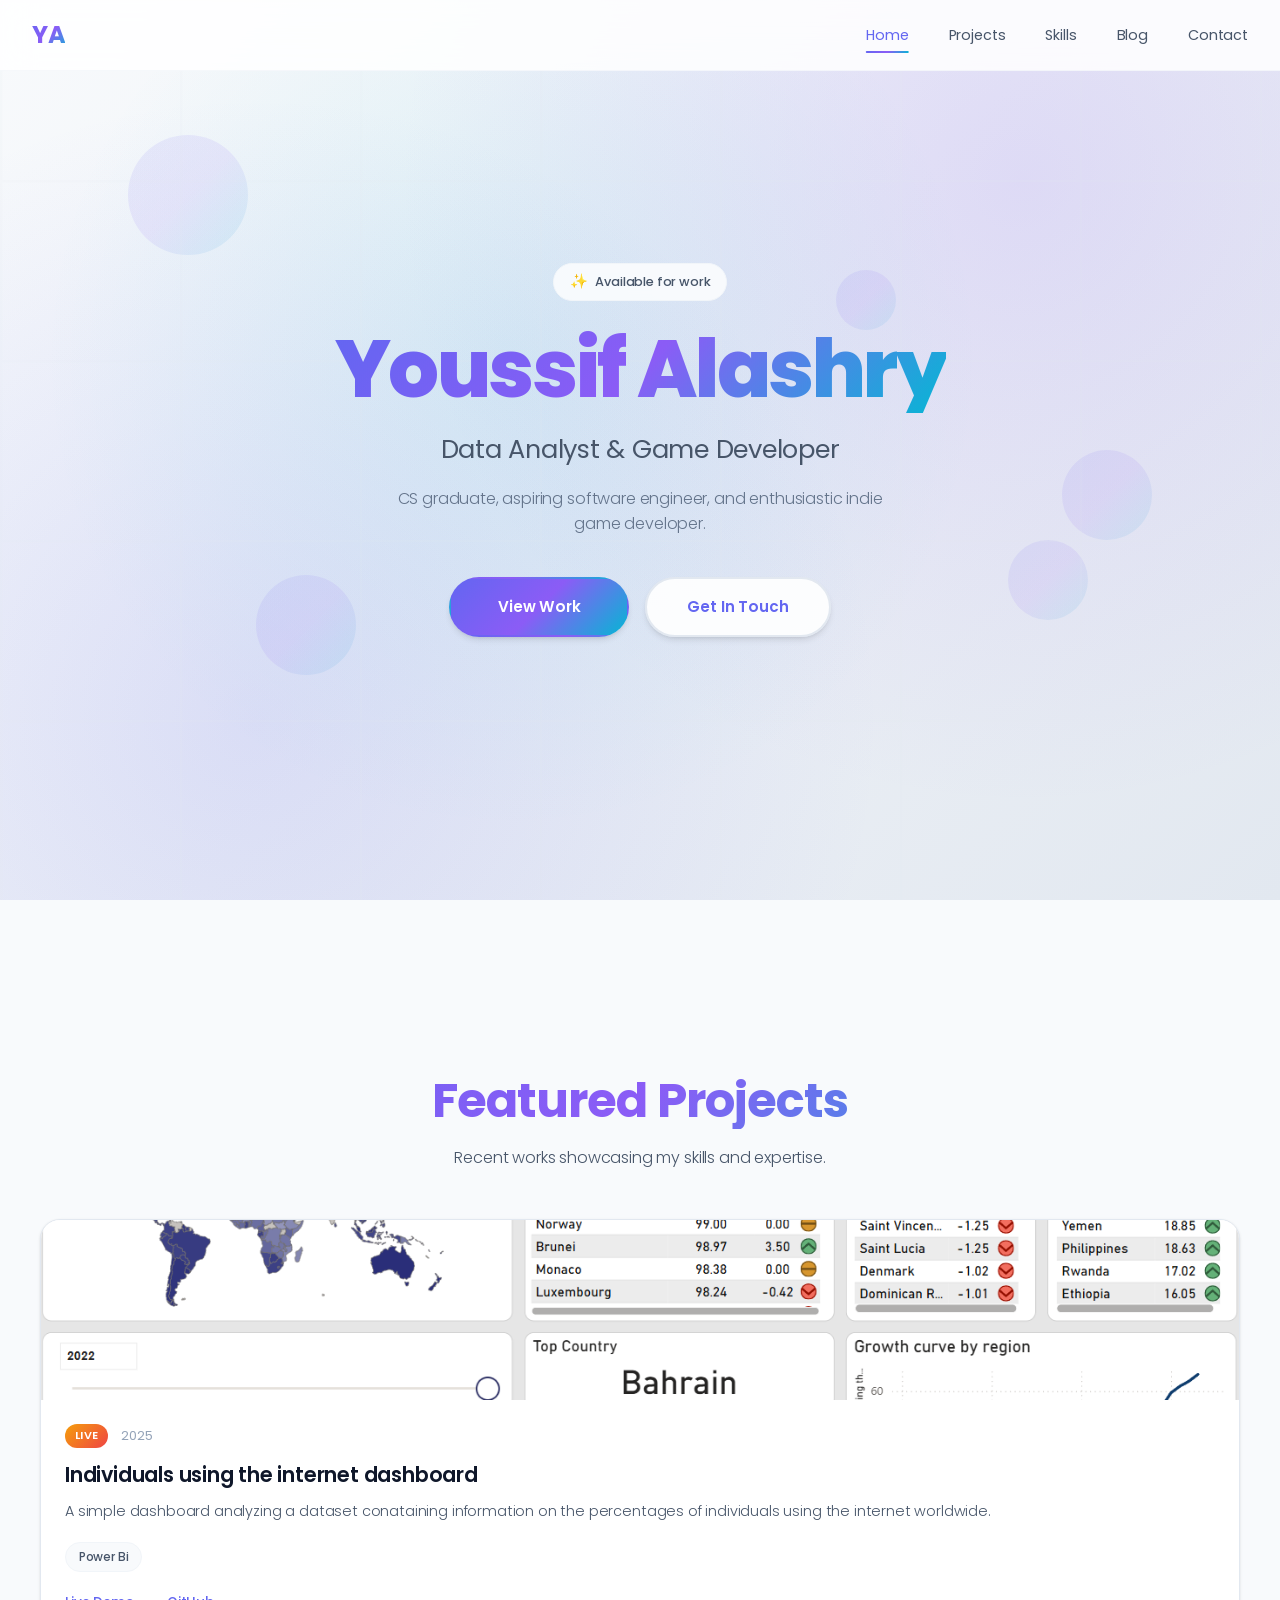
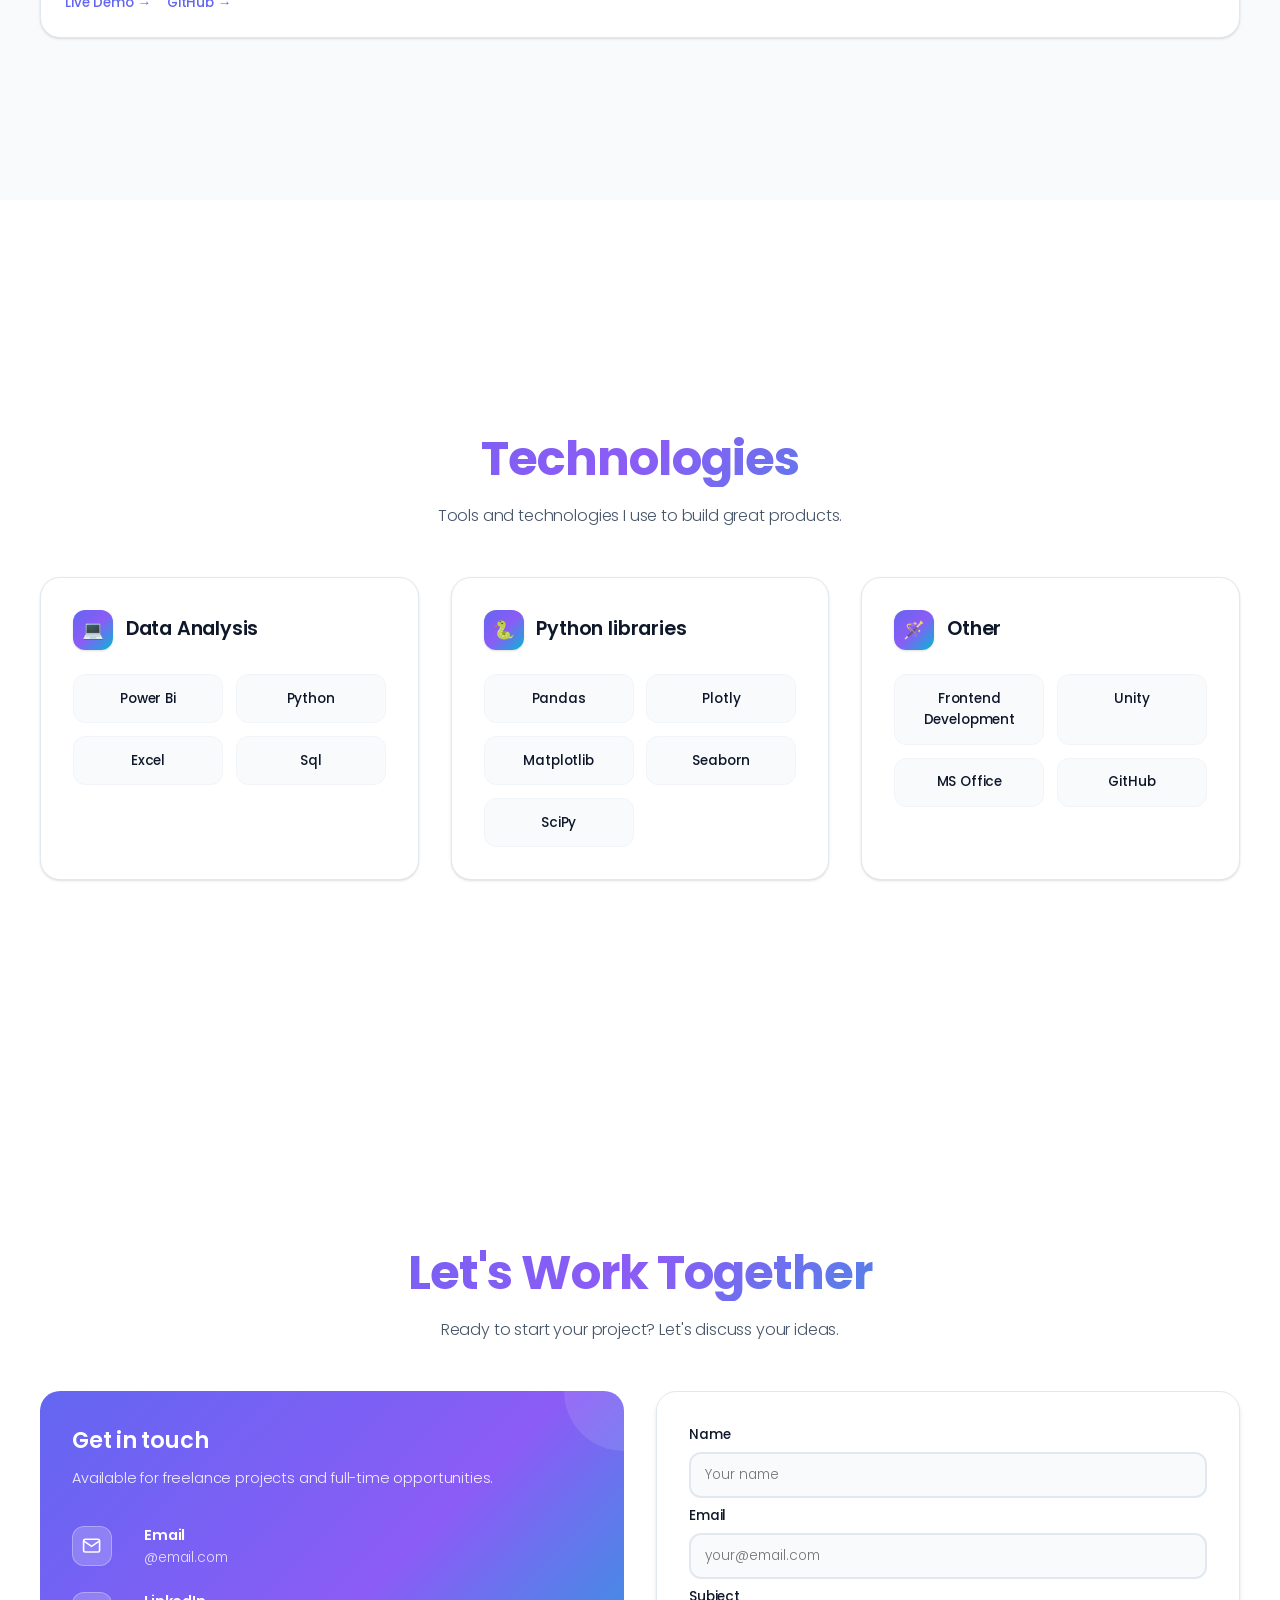
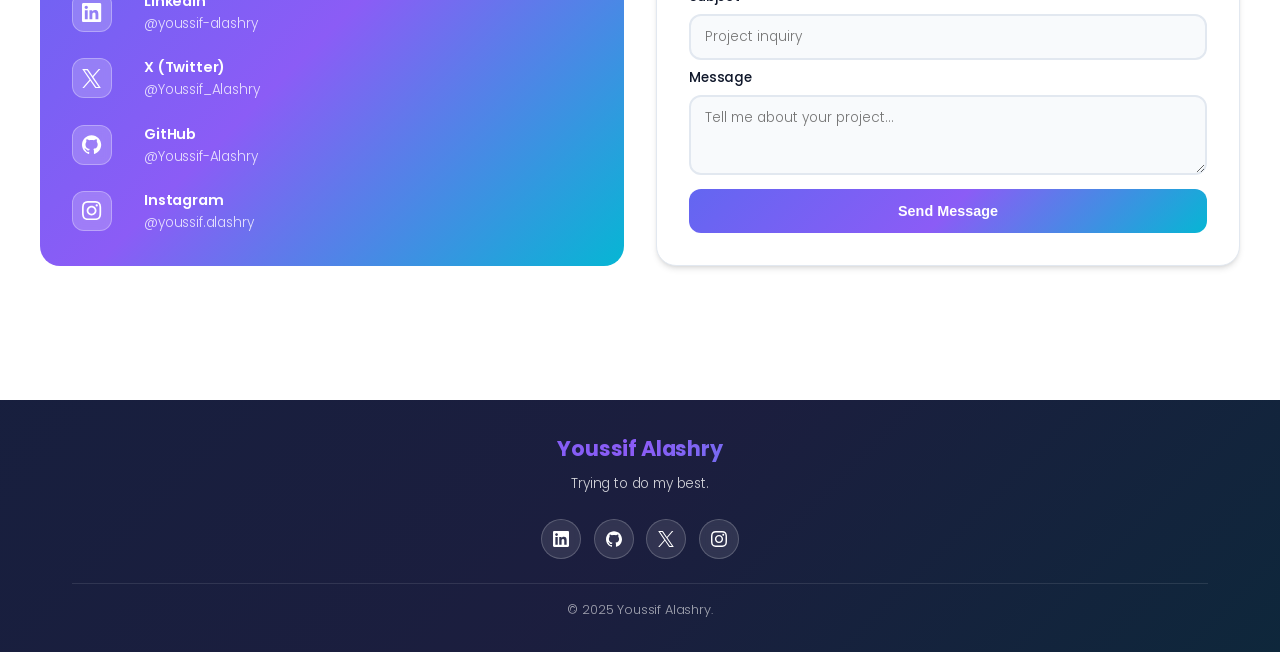
<file: MyProtofolio.html>
<!DOCTYPE html>
<html lang="en">
<head>
<meta charset="UTF-8">
<meta name="viewport" content="width=device-width, initial-scale=1.0">
<title>Alex Johnson - Portfolio</title>
<link href="https://fonts.googleapis.com/css2?family=Poppins:wght@100;200;300;400;500;600;700;800;900&family=JetBrains+Mono:wght@100;200;300;400;500;600;700;800&display=swap" rel="stylesheet">
<style>
:root {
    --primary-color: #6366f1;
    --secondary-color: #8b5cf6;
    --accent-color: #06b6d4;
    --accent-secondary: #f59e0b;
    --text-primary: #0f172a;
    --text-secondary: #475569;
    --text-light: #64748b;
    --text-muted: #94a3b8;
    --background: #ffffff;
    --surface: #f8fafc;
    --surface-hover: #f1f5f9;
    --border: #e2e8f0;
    --border-light: #f1f5f9;
    --gradient-primary: linear-gradient(135deg, #6366f1 0%, #8b5cf6 50%, #06b6d4 100%);
    --gradient-secondary: linear-gradient(135deg, #f59e0b 0%, #ef4444 100%);
    --gradient-surface: linear-gradient(135deg, #f8fafc 0%, #e2e8f0 100%);
    --shadow-xs: 0 1px 2px 0 rgb(0 0 0 / 0.05);
    --shadow-sm: 0 1px 3px 0 rgb(0 0 0 / 0.1), 0 1px 2px -1px rgb(0 0 0 / 0.1);
    --shadow-md: 0 4px 6px -1px rgb(0 0 0 / 0.1), 0 2px 4px -2px rgb(0 0 0 / 0.1);
    --shadow-lg: 0 10px 15px -3px rgb(0 0 0 / 0.1), 0 4px 6px -4px rgb(0 0 0 / 0.1);
    --shadow-xl: 0 20px 25px -5px rgb(0 0 0 / 0.1), 0 8px 10px -6px rgb(0 0 0 / 0.1);
    --shadow-2xl: 0 25px 50px -12px rgb(0 0 0 / 0.25);
    --blur-sm: blur(4px);
    --blur-md: blur(8px);
    --blur-lg: blur(16px);
}

* {
    margin: 0;
    padding: 0;
    box-sizing: border-box;
}

html {
  scroll-behavior: smooth;
}
body {
    font-family: 'Poppins', -apple-system, BlinkMacSystemFont, 'Segoe UI', sans-serif;
    line-height: 1.6;
    color: var(--text-primary);
    background-color: var(--background);
    overflow-x: hidden;
    font-weight: 300;
    letter-spacing: -0.01em;
}

/* Custom Scrollbar */
::-webkit-scrollbar {
    width: 6px;
}

::-webkit-scrollbar-track {
    background: var(--surface);
}

::-webkit-scrollbar-thumb {
    background: var(--gradient-primary);
    border-radius: 3px;
}

::-webkit-scrollbar-thumb:hover {
    background: var(--primary-color);
}

/* Navigation */
.navbar {
    position: fixed;
    top: 0;
    width: 100%;
    background: rgba(255, 255, 255, 0.85);
    backdrop-filter: var(--blur-lg);
    -webkit-backdrop-filter: var(--blur-lg);
    border-bottom: 1px solid rgba(226, 232, 240, 0.3);
    z-index: 1000;
    transition: all 0.4s cubic-bezier(0.4, 0, 0.2, 1);
    transform: translateY(0);
}

.navbar.scrolled {
    background: rgba(255, 255, 255, 0.95);
    box-shadow: var(--shadow-lg);
    border-bottom: 1px solid var(--border);
}

.navbar.hidden {
    transform: translateY(-100%);
}

.nav-container {
    max-width: 1400px;
    margin: 0 auto;
    padding: 0 2rem;
    display: flex;
    justify-content: space-between;
    align-items: center;
    height: 70px;
}

.logo {
    font-size: 1.5rem;
    font-weight: 700;
    background: var(--gradient-primary);
    -webkit-background-clip: text;
    -webkit-text-fill-color: transparent;
    background-clip: text;
    letter-spacing: -0.02em;
    transition: all 0.3s ease;
    cursor: pointer;
}

.logo:hover {
    transform: scale(1.05);
}

.nav-links {
    display: flex;
    list-style: none;
    gap: 2.5rem;
}

.nav-links a {
    text-decoration: none;
    color: var(--text-secondary);
    font-weight: 400;
    font-size: 0.9rem;
    transition: all 0.3s cubic-bezier(0.4, 0, 0.2, 1);
    position: relative;
    letter-spacing: -0.01em;
}

.nav-links a:hover,
.nav-links a.active {
    color: var(--primary-color);
    transform: translateY(-1px);
}

.nav-links a::after {
    content: '';
    position: absolute;
    width: 0;
    height: 2px;
    bottom: -8px;
    left: 50%;
    background: var(--gradient-primary);
    transition: all 0.4s cubic-bezier(0.4, 0, 0.2, 1);
    transform: translateX(-50%);
    border-radius: 1px;
}

.nav-links a:hover::after,
.nav-links a.active::after {
    width: 100%;
}

.mobile-menu-btn {
    display: none;
    background: none;
    border: none;
    font-size: 1.5rem;
    cursor: pointer;
    color: var(--text-primary);
    transition: all 0.3s ease;
}

.mobile-menu-btn:hover {
    transform: scale(1.1);
}

/* Hero Section */
.hero {
    height: 100vh;
    display: flex;
    align-items: center;
    justify-content: center;
    background: var(--gradient-surface);
    position: relative;
    overflow: hidden;
}

.hero::before {
    content: '';
    position: absolute;
    top: 0;
    left: 0;
    right: 0;
    bottom: 0;
    background: 
        radial-gradient(circle at 20% 80%, rgba(99, 102, 241, 0.15) 0%, transparent 50%),
        radial-gradient(circle at 80% 20%, rgba(139, 92, 246, 0.15) 0%, transparent 50%),
        radial-gradient(circle at 40% 40%, rgba(6, 182, 212, 0.1) 0%, transparent 50%);
    animation: float 20s ease-in-out infinite;
}

.hero::after {
    content: '';
    position: absolute;
    top: 0;
    left: 0;
    right: 0;
    bottom: 0;
    background: url('data:image/svg+xml,<svg xmlns="http://www.w3.org/2000/svg" viewBox="0 0 100 100"><defs><pattern id="grid" width="20" height="20" patternUnits="userSpaceOnUse"><path d="M 20 0 L 0 0 0 20" fill="none" stroke="%23e2e8f0" stroke-width="0.5" opacity="0.3"/></pattern></defs><rect width="100" height="100" fill="url(%23grid)"/></svg>');
    opacity: 0.4;
}

/* Floating Elements */
.floating-elements {
    position: absolute;
    top: 0;
    left: 0;
    width: 100%;
    height: 100%;
    pointer-events: none;
    z-index: 0;
}

.floating-element {
    position: absolute;
    background: var(--gradient-primary);
    border-radius: 50%;
    opacity: 0.1;
    animation: float 15s ease-in-out infinite;
}

.floating-element:nth-child(1) {
    width: 120px;
    height: 120px;
    top: 15%;
    left: 10%;
    animation-delay: 0s;
}

.floating-element:nth-child(2) {
    width: 80px;
    height: 80px;
    top: 60%;
    right: 15%;
    animation-delay: 5s;
}

.floating-element:nth-child(3) {
    width: 100px;
    height: 100px;
    bottom: 25%;
    left: 20%;
    animation-delay: 10s;
}

.floating-element:nth-child(4) {
    width: 60px;
    height: 60px;
    top: 30%;
    right: 30%;
    animation-delay: 3s;
}

.floating-element:nth-child(5) {
    width: 90px;
    height: 90px;
    bottom: 40%;
    right: 10%;
    animation-delay: 8s;
}

.hero-content {
    text-align: center;
    max-width: 700px;
    padding: 0 2rem;
    position: relative;
    z-index: 1;
}

.hero-badge {
    display: inline-flex;
    align-items: center;
    gap: 0.5rem;
    background: rgba(255, 255, 255, 0.8);
    backdrop-filter: var(--blur-sm);
    border: 1px solid var(--border-light);
    border-radius: 50px;
    padding: 0.4rem 1rem;
    font-size: 0.8rem;
    font-weight: 500;
    color: var(--text-secondary);
    margin-bottom: 1.5rem;
    animation: fadeInUp 1s ease-out 0.2s both;
}

.hero-badge::before {
    content: '✨';
    font-size: 0.9rem;
}

.hero-title {
    font-size: clamp(3rem, 8vw, 5rem);
    font-weight: 800;
    margin-bottom: 1rem;
    background: var(--gradient-primary);
    -webkit-background-clip: text;
    -webkit-text-fill-color: transparent;
    background-clip: text;
    line-height: 1.1;
    letter-spacing: -0.03em;
    animation: fadeInUp 1s ease-out 0.4s both;
}

.hero-subtitle {
    font-size: clamp(1.2rem, 3vw, 1.6rem);
    color: var(--text-secondary);
    margin-bottom: 1rem;
    font-weight: 400;
    letter-spacing: -0.01em;
    animation: fadeInUp 1s ease-out 0.6s both;
}

.hero-description {
    font-size: 1rem;
    color: var(--text-light);
    margin-bottom: 2.5rem;
    max-width: 500px;
    margin-left: auto;
    margin-right: auto;
    line-height: 1.6;
    font-weight: 300;
    animation: fadeInUp 1s ease-out 0.8s both;
}

.cta-buttons {
    display: flex;
    gap: 1rem;
    justify-content: center;
    flex-wrap: wrap;
    animation: fadeInUp 1s ease-out 1s both;
}

.btn {
    padding: 1rem 2.5rem;
    border: none;
    border-radius: 50px;
    font-weight: 600;
    text-decoration: none;
    display: inline-flex;
    align-items: center;
    justify-content: center;
    gap: 0.5rem;
    transition: all 0.4s cubic-bezier(0.4, 0, 0.2, 1);
    cursor: pointer;
    font-size: 0.95rem;
    font-family: inherit;
    letter-spacing: -0.01em;
    position: relative;
    overflow: hidden;
    min-width: 180px;
    text-align: center;
    box-shadow: var(--shadow-md);
}

.btn::before {
    content: '';
    position: absolute;
    top: 0;
    left: -100%;
    width: 100%;
    height: 100%;
    background: linear-gradient(90deg, transparent, rgba(255, 255, 255, 0.3), transparent);
    transition: left 0.6s;
}

.btn:hover::before {
    left: 100%;
}

.btn::after {
    content: '';
    position: absolute;
    top: 50%;
    left: 50%;
    width: 0;
    height: 0;
    background: rgba(255, 255, 255, 0.2);
    border-radius: 50%;
    transform: translate(-50%, -50%);
    transition: all 0.6s ease;
}

.btn:hover::after {
    width: 300px;
    height: 300px;
}

.btn-primary {
    background: var(--gradient-primary);
    color: white;
    border: 2px solid transparent;
    position: relative;
    z-index: 1;
}

.btn-primary:hover {
    transform: translateY(-3px) scale(1.02);
    box-shadow: 
        var(--shadow-xl),
        0 0 30px rgba(99, 102, 241, 0.4);
}

.btn-primary:active {
    transform: translateY(-1px) scale(1.01);
}

.btn-secondary {
    background: rgba(255, 255, 255, 0.9);
    color: var(--primary-color);
    border: 2px solid var(--border);
    backdrop-filter: var(--blur-sm);
    position: relative;
    z-index: 1;
}

.btn-secondary:hover {
    background: var(--primary-color);
    color: white;
    border-color: var(--primary-color);
    transform: translateY(-3px) scale(1.02);
    box-shadow: 
        var(--shadow-xl),
        0 0 25px rgba(99, 102, 241, 0.5),
        0 0 50px rgba(139, 92, 246, 0.3),
        0 0 75px rgba(6, 182, 212, 0.2);
    animation: glow 2s ease-in-out infinite alternate;
}

.btn-secondary:active {
    transform: translateY(-1px) scale(1.01);
}

@keyframes glow {
    from {
        box-shadow: 
            var(--shadow-xl),
            0 0 25px rgba(99, 102, 241, 0.5),
            0 0 50px rgba(139, 92, 246, 0.3),
            0 0 75px rgba(6, 182, 212, 0.2);
    }
    to {
        box-shadow: 
            var(--shadow-2xl),
            0 0 35px rgba(99, 102, 241, 0.7),
            0 0 70px rgba(139, 92, 246, 0.4),
            0 0 105px rgba(6, 182, 212, 0.3);
    }
}

/* Section Styles */
.section {
    min-height: 100vh;
    display: flex;
    align-items: center;
    padding: 4rem 0;
    position: relative;
}

.section.contact {
    min-height: 100vh;
    padding: 4rem 0;
}

.container {
    max-width: 1200px;
    margin: 0 auto;
    width: 100%;
    padding-top: 10px;
}

.section-title {
    font-size: clamp(2rem, 4vw, 3rem);
    font-weight: 700;
    margin-bottom: 1rem;
    background: var(--gradient-primary);
    -webkit-background-clip: text;
    -webkit-text-fill-color: transparent;
    background-clip: text;
    line-height: 1.2;
    letter-spacing: -0.02em;
    text-align: center;
}

.section-subtitle {
    font-size: 1rem;
    color: var(--text-secondary);
    max-width: 500px;
    margin: 0 auto 3rem auto;
    line-height: 1.6;
    font-weight: 300;
    text-align: center;
}

/* Projects Section */
.projects {
    background: var(--surface);
}

.projects-grid {
    display: grid;
    grid-template-columns: repeat(auto-fit, minmax(320px, 1fr));
    gap: 2rem;
}

.project-card {
    background: var(--background);
    border-radius: 20px;
    overflow: hidden;
    box-shadow: var(--shadow-sm);
    transition: all 0.6s cubic-bezier(0.4, 0, 0.2, 1);
    border: 1px solid var(--border);
    position: relative;
}

.project-card:hover {
    transform: translateY(-8px);
    box-shadow: var(--shadow-xl);
}

.project-image-container {
    position: relative;
    overflow: hidden;
    height: 180px;
    background: var(--gradient-surface);
}

.project-image {
    width: 100%;
    height: 100%;
    object-fit: cover;
    transition: transform 0.8s cubic-bezier(0.4, 0, 0.2, 1);
}

.project-card:hover .project-image {
    transform: scale(1.05);
}

.project-overlay {
    position: absolute;
    top: 0;
    left: 0;
    right: 0;
    bottom: 0;
    background: linear-gradient(135deg, rgba(99, 102, 241, 0.8), rgba(139, 92, 246, 0.8));
    opacity: 0;
    display: flex;
    align-items: center;
    justify-content: center;
    gap: 0.8rem;
    transition: opacity 0.4s ease;
}

.project-card:hover .project-overlay {
    opacity: 1;
}

.overlay-btn {
    background: rgba(255, 255, 255, 0.2);
    backdrop-filter: var(--blur-sm);
    border: 1px solid rgba(255, 255, 255, 0.3);
    color: white;
    padding: 0.6rem 1.2rem;
    border-radius: 50px;
    text-decoration: none;
    font-weight: 500;
    transition: all 0.3s ease;
    font-size: 0.8rem;
}

.overlay-btn:hover {
    background: rgba(255, 255, 255, 0.3);
    transform: translateY(-2px);
}

.project-content {
    padding: 1.5rem;
}

.project-meta {
    display: flex;
    align-items: center;
    gap: 0.8rem;
    margin-bottom: 0.8rem;
}

.project-status {
    background: var(--gradient-secondary);
    color: white;
    padding: 0.2rem 0.6rem;
    border-radius: 15px;
    font-size: 0.7rem;
    font-weight: 600;
    text-transform: uppercase;
    letter-spacing: 0.05em;
}

.project-date {
    color: var(--text-muted);
    font-size: 0.8rem;
    font-weight: 400;
}

.project-title {
    font-size: 1.3rem;
    font-weight: 600;
    margin-bottom: 0.8rem;
    color: var(--text-primary);
    line-height: 1.3;
    letter-spacing: -0.01em;
}

.project-description {
    color: var(--text-secondary);
    margin-bottom: 1.2rem;
    line-height: 1.5;
    font-weight: 300;
    font-size: 0.9rem;
}

.project-tags {
    display: flex;
    flex-wrap: wrap;
    gap: 0.5rem;
    margin-bottom: 1.2rem;
}

.tag {
    background: var(--surface);
    color: var(--text-secondary);
    padding: 0.3rem 0.8rem;
    border-radius: 20px;
    font-size: 0.75rem;
    font-weight: 500;
    border: 1px solid var(--border-light);
    transition: all 0.3s ease;
}

.tag:hover {
    background: var(--primary-color);
    color: white;
    transform: translateY(-1px);
}

.project-links {
    display: flex;
    gap: 1rem;
}

.project-link {
    color: var(--primary-color);
    text-decoration: none;
    font-weight: 500;
    display: flex;
    align-items: center;
    gap: 0.3rem;
    transition: all 0.3s ease;
    font-size: 0.85rem;
}

.project-link:hover {
    color: var(--secondary-color);
    transform: translateX(3px);
}

/* Skills Section */
.skills-grid {
    display: grid;
    grid-template-columns: repeat(auto-fit, minmax(280px, 1fr));
    gap: 2rem;
}

.skill-category {
    background: var(--background);
    padding: 2rem;
    border-radius: 20px;
    box-shadow: var(--shadow-sm);
    border: 1px solid var(--border);
    transition: all 0.4s cubic-bezier(0.4, 0, 0.2, 1);
    position: relative;
    overflow: hidden;
}

.skill-category::before {
    content: '';
    position: absolute;
    top: 0;
    left: 0;
    right: 0;
    height: 3px;
    background: var(--gradient-primary);
    transform: scaleX(0);
    transition: transform 0.6s ease;
}

.skill-category:hover::before {
    transform: scaleX(1);
}

.skill-category:hover {
    transform: translateY(-6px);
    box-shadow: var(--shadow-lg);
}

.skill-category-header {
    display: flex;
    align-items: center;
    gap: 0.8rem;
    margin-bottom: 1.5rem;
}

.skill-category-icon {
    width: 2.5rem;
    height: 2.5rem;
    background: var(--gradient-primary);
    border-radius: 12px;
    display: flex;
    align-items: center;
    justify-content: center;
    color: white;
    font-size: 1.1rem;
    box-shadow: var(--shadow-sm);
}

.skill-category-title {
    font-size: 1.2rem;
    font-weight: 600;
    color: var(--text-primary);
    letter-spacing: -0.01em;
}

.skills-list {
    display: grid;
    grid-template-columns: repeat(auto-fit, minmax(100px, 1fr));
    gap: 0.8rem;
}

.skill-item {
    background: var(--surface);
    color: var(--text-primary);
    padding: 0.8rem;
    border-radius: 12px;
    font-weight: 500;
    transition: all 0.4s cubic-bezier(0.4, 0, 0.2, 1);
    border: 1px solid var(--border-light);
    text-align: center;
    position: relative;
    overflow: hidden;
    font-size: 0.85rem;
}

.skill-item::before {
    content: '';
    position: absolute;
    top: 0;
    left: -100%;
    width: 100%;
    height: 100%;
    background: var(--gradient-primary);
    transition: left 0.6s ease;
    z-index: -1;
}

.skill-item:hover::before {
    left: 0;
}

.skill-item:hover {
    color: white;
    transform: translateY(-3px);
    box-shadow: var(--shadow-md);
}

/* Contact Section */
.contact-content {
    display: grid;
    grid-template-columns: 1fr 1fr;
    gap: 2rem;
    align-items: stretch;
}

.contact-info {
    padding: 2rem;
    background: var(--gradient-primary);
    border-radius: 20px;
    color: white;
    position: relative;
    overflow: hidden;
    display: flex;
    flex-direction: column;
    justify-content: space-between;
}

.contact-info::before {
    content: '';
    position: absolute;
    top: 0;
    right: 0;
    width: 120px;
    height: 120px;
    background: rgba(255, 255, 255, 0.1);
    border-radius: 50%;
    transform: translate(50%, -50%);
}

.contact-info-content {
    position: relative;
    z-index: 1;
}

.contact-info h3 {
    font-size: 1.4rem;
    font-weight: 600;
    margin-bottom: 0.5rem;
    letter-spacing: -0.01em;
}

.contact-info p {
    color: rgba(255, 255, 255, 0.9);
    margin-bottom: 1.5rem;
    line-height: 1.6;
    font-weight: 300;
    font-size: 0.9rem;
}

.contact-items {
    display: flex;
    flex-direction: column;
    gap: 1.2rem;
}

.contact-item {
    display: flex;
    align-items: center;
    gap: 2rem;
    position: relative;
    z-index: 1;
    transition: all 0.3s ease;
    padding: 0.3 rem;
    border-radius: 12px;
    text-decoration: none;
    color: inherit;
}

.contact-item:hover {
    background: rgba(255, 255, 255, 0.1);
    transform: translateX(5px);
}

.contact-icon {
    width: 2.5rem;
    height: 2.5rem;
    background: rgba(255, 255, 255, 0.2);
    backdrop-filter: var(--blur-sm);
    border-radius: 12px;
    display: flex;
    align-items: center;
    justify-content: center;
    border: 1px solid rgba(255, 255, 255, 0.3);
    flex-shrink: 0;
    transition: all 0.4s cubic-bezier(0.4, 0, 0.2, 1);
}

.contact-item:hover .contact-icon {
    background: rgba(255, 255, 255, 0.3);
    transform: scale(1.1) rotate(5deg);
    box-shadow: 0 8px 25px rgba(0, 0, 0, 0.15);
}

.contact-icon svg {
    width: 1.2rem;
    height: 1.2rem;
    fill: currentColor;
}

.contact-details {
    flex: 1;
}

.contact-details strong {
    display: block;
    font-weight: 600;
    padding-top: 0.1rem;
    margin-bottom: -0.2rem;
    font-size: 0.9rem;
}

.contact-details span {
    color: rgba(255, 255, 255, 0.8);
    font-weight: 300;
    font-size: 0.85rem;
    transition: color 0.3s ease;
}

.contact-item:hover .contact-details span {
    color: white;
}

.contact-form {
    background: var(--background);
    padding: 2rem;
    border-radius: 20px;
    box-shadow: var(--shadow-md);
    border: 1px solid var(--border);
    display: flex;
    flex-direction: column;
}

.form-group {
    margin-bottom: 0.4rem;
}

.form-label {
    display: block;
    margin-bottom: 0.4rem;
    font-weight: 500;
    color: var(--text-primary);
    font-size: 0.85rem;
}

.form-input,
.form-textarea {
    width: 100%;
    padding: 0.7rem 0.9rem;
    border: 2px solid var(--border);
    border-radius: 12px;
    font-size: 0.85rem;
    transition: all 0.3s cubic-bezier(0.4, 0, 0.2, 1);
    background: var(--surface);
    font-family: inherit;
    font-weight: 300;
}

.form-input:focus,
.form-textarea:focus {
    outline: none;
    border-color: var(--primary-color);
    background: var(--background);
    box-shadow: 0 0 0 3px rgba(99, 102, 241, 0.1);
    transform: translateY(-1px);
}

.form-textarea {
    resize: vertical;
    min-height: 80px;
    line-height: 1.5;
    flex: 1;
}

.form-submit {
    width: 100%;
    background: var(--gradient-primary);
    color: white;
    border: none;
    padding: 0.9rem 2rem;
    border-radius: 12px;
    font-size: 0.9rem;
    font-weight: 600;
    cursor: pointer;
    transition: all 0.4s cubic-bezier(0.4, 0, 0.2, 1);
    position: relative;
    overflow: hidden;
    margin-top: auto;
}

.form-submit::before {
    content: '';
    position: absolute;
    top: 0;
    left: -100%;
    width: 100%;
    height: 100%;
    background: linear-gradient(90deg, transparent, rgba(255, 255, 255, 0.2), transparent);
    transition: left 0.6s;
}

.form-submit:hover::before {
    left: 100%;
}

.form-submit:hover {
    transform: translateY(-2px);
    box-shadow: var(--shadow-lg);
}

.form-submit:disabled {
    opacity: 0.7;
    cursor: not-allowed;
    transform: none;
}

/* Footer */
.footer {
    background: var(--text-primary);
    color: white;
    text-align: center;
    padding: 2rem 0;
    position: relative;
    overflow: hidden;
}

.footer::before {
    content: '';
    position: absolute;
    top: 0;
    left: 0;
    right: 0;
    bottom: 0;
    background: var(--gradient-primary);
    opacity: 0.1;
}

.footer-content {
    max-width: 1200px;
    margin: 0 auto;
    padding: 0 2rem;
    position: relative;
    z-index: 1;
}

.footer-logo {
    font-size: 1.3rem;
    font-weight: 700;
    margin-bottom: 0.5rem;
    background: var(--gradient-primary);
    -webkit-background-clip: text;
    -webkit-text-fill-color: transparent;
    background-clip: text;
}

.footer-description {
    color: rgba(255, 255, 255, 0.8);
    margin-bottom: 1.5rem;
    max-width: 350px;
    margin-left: auto;
    margin-right: auto;
    font-weight: 300;
    line-height: 1.6;
    font-size: 0.85rem;
}

.social-links {
    display: flex;
    justify-content: center;
    gap: 0.8rem;
    margin-bottom: 1.5rem;
}

.social-link {
    width: 2.5rem;
    height: 2.5rem;
    background: rgba(255, 255, 255, 0.1);
    backdrop-filter: var(--blur-sm);
    border: 1px solid rgba(255, 255, 255, 0.2);
    border-radius: 50%;
    display: flex;
    align-items: center;
    justify-content: center;
    color: white;
    text-decoration: none;
    transition: all 0.4s cubic-bezier(0.4, 0, 0.2, 1);
    font-size: 1rem;
}

.social-link:hover {
    background: var(--primary-color);
    transform: translateY(-2px) scale(1.05);
    box-shadow: var(--shadow-md);
}

.social-link svg {
    width: 16px;
    height: 16px;
    fill: currentColor;
}

.footer-bottom {
    border-top: 1px solid rgba(255, 255, 255, 0.1);
    padding-top: 1rem;
    color: rgba(255, 255, 255, 0.6);
    font-weight: 300;
    font-size: 0.8rem;
}

/* Animations */
@keyframes fadeInUp {
    from {
        opacity: 0;
        transform: translateY(30px);
    }
    to {
        opacity: 1;
        transform: translateY(0);
    }
}

@keyframes float {
    0%, 100% {
        transform: translateY(0px) rotate(0deg);
    }
    33% {
        transform: translateY(-20px) rotate(120deg);
    }
    66% {
        transform: translateY(10px) rotate(240deg);
    }
}

.fade-in-up {
    animation: fadeInUp 0.6s ease-out;
}

.stagger-1 { animation-delay: 0.1s; }
.stagger-2 { animation-delay: 0.2s; }
.stagger-3 { animation-delay: 0.3s; }

/* Responsive Design */
@media (max-width: 1200px) {
    .nav-container,
    .container {
        max-width: 1000px;
    }
}

@media (max-width: 968px) {
    .nav-links {
        display: none;
    }

    .mobile-menu-btn {
        display: block;
    }

    .hero-content {
        padding: 0 1.5rem;
    }

    .cta-buttons {
        flex-direction: column;
        align-items: center;
        gap: 0.8rem;
    }

    .projects-grid {
        grid-template-columns: 1fr;
        gap: 1.5rem;
    }

    .skills-grid {
        grid-template-columns: 1fr;
        gap: 1.5rem;
    }

    .contact-content {
        grid-template-columns: 1fr;
        gap: 1.5rem;
    }

    .section {
        min-height: auto;
        padding: 3rem 0;
    }

    .section.contact {
        min-height: auto;
        padding: 3rem 0;
    }
}

@media (max-width: 640px) {
    .nav-container {
        padding: 0 1rem;
        height: 60px;
    }

    .container {
        padding: 0 1rem;
    }

    .hero-title {
        font-size: clamp(2.5rem, 8vw, 4rem);
    }

    .project-card,
    .skill-category,
    .contact-form,
    .contact-info {
        padding: 1.5rem;
    }

    .skills-list {
        grid-template-columns: repeat(auto-fit, minmax(80px, 1fr));
    }

    .social-links {
        gap: 0.6rem;
    }

    .social-link {
        width: 2.2rem;
        height: 2.2rem;
        font-size: 0.9rem;
    }
}

@media (max-width: 480px) {
    .projects-grid {
        grid-template-columns: 1fr;
        gap: 1rem;
    }

    .project-card {
        margin: 0;
        border-radius: 16px;
    }

    .btn {
        padding: 0.8rem 2rem;
        font-size: 0.9rem;
        min-width: 160px;
    }

    .section {
        padding: 2.5rem 0;
    }

    .section.contact {
        padding: 2.5rem 0;
    }
}

/* Reduced motion */
@media (prefers-reduced-motion: reduce) {
    *,
    *::before,
    *::after {
        animation-duration: 0.01ms !important;
        animation-iteration-count: 1 !important;
        transition-duration: 0.01ms !important;
    }
}
</style>
</head>
<body>
<!-- Navigation -->
<nav class="navbar" id="navbar">
<div class="nav-container">
    <div class="logo">YA</div>
    <ul class="nav-links">
        <li><a href="#home" class="nav-link active">Home</a></li>
        <li><a href="#projects" class="nav-link">Projects</a></li>
        <li><a href="#skills" class="nav-link">Skills</a></li>
        <li><a href="#blog" class="nav-link">Blog</a></li>
        <li><a href="#contact" class="nav-link">Contact</a></li>
    </ul>
    <button class="mobile-menu-btn" id="mobileMenuBtn">☰</button>
</div>
</nav>

<!-- Hero Section -->
<section class="hero" id="home">
<div class="floating-elements">
    <div class="floating-element"></div>
    <div class="floating-element"></div>
    <div class="floating-element"></div>
    <div class="floating-element"></div>
    <div class="floating-element"></div>
</div>
<div class="hero-content">
    <div class="hero-badge">Available for work</div>
    <h1 class="hero-title">Youssif Alashry</h1>
    <h2 class="hero-subtitle">Data Analyst & Game Developer</h2>
    <p class="hero-description">
        CS graduate, aspiring software engineer, and enthusiastic indie game developer.
    </p>
    <div class="cta-buttons">
        <a href="#projects" class="btn btn-primary">View Work</a>
        <a href="#contact" class="btn btn-secondary">Get In Touch</a>
    </div>
</div>
</section>

<!-- Projects Section -->
<section class="section projects" id="projects">
<div class="container">
    <h2 class="section-title">Featured Projects</h2>
    <p class="section-subtitle">
        Recent works showcasing my skills and expertise.
    </p>
    <div class="projects-grid">
        <div class="project-card">
            <div class="project-image-container">
                <img src="Images\Dashboard1.png?height=180&width=400" alt="individuals using the internet" class="project-image">
                <div class="project-overlay">
                    <a href="https://app.powerbi.com/view?r=eyJrIjoiZDY5MzFhNmEtNDgyZC00MGRiLTg4OTgtOGE3OTQ2OWUxMDUwIiwidCI6ImIwZmViNWNiLWNhM2ItNGMxZC1hOWYzLTBmOWZjOTkxZTY4YiJ9&pageName=0b70bd0183d571d85ed9" target="_blank" class="overlay-btn">Demo</a>
                    <a href="#" class="overlay-btn">Report</a>
                </div>
            </div>
            <div class="project-content">
                <div class="project-meta">
                    <span class="project-status">Live</span>
                    <span class="project-date">2025</span>
                </div>
                <h3 class="project-title">Individuals using the internet dashboard</h3>
                <p class="project-description">
                    A simple dashboard analyzing a dataset conataining information on the percentages of individuals using the internet worldwide.
                </p>
                <div class="project-tags">
                    <span class="tag">Power Bi</span>
                </div>
                <div class="project-links">
                    <a href="https://app.powerbi.com/view?r=eyJrIjoiZDY5MzFhNmEtNDgyZC00MGRiLTg4OTgtOGE3OTQ2OWUxMDUwIiwidCI6ImIwZmViNWNiLWNhM2ItNGMxZC1hOWYzLTBmOWZjOTkxZTY4YiJ9&pageName=0b70bd0183d571d85ed9" target="_blank" class="project-link">Live Demo →</a>
                    <a href="#" class="project-link">GitHub →</a>
                </div>
            </div>
        </div>
<!-- 
        <div class="project-card">
            <div class="project-image-container">
                <img src="/placeholder.svg?height=180&width=400" alt="Task Management App" class="project-image">
                <div class="project-overlay">
                    <a href="#" class="overlay-btn">Demo</a>
                    <a href="#" class="overlay-btn">Code</a>
                </div>
            </div>
            <div class="project-content">
                <div class="project-meta">
                    <span class="project-status">Beta</span>
                    <span class="project-date">2024</span>
                </div>
                <h3 class="project-title">Task Manager</h3>
                <p class="project-description">
                    Collaborative workspace with real-time updates and team features.
                </p>
                <div class="project-tags">
                    <span class="tag">Vue.js</span>
                    <span class="tag">Firebase</span>
                    <span class="tag">PWA</span>
                    <span class="tag">WebSocket</span>
                </div>
                <div class="project-links">
                    <a href="#" class="project-link">Live Demo →</a>
                    <a href="#" class="project-link">GitHub →</a>
                </div>
            </div>
        </div>

        <div class="project-card">
            <div class="project-image-container">
                <img src="/placeholder.svg?height=180&width=400" alt="Analytics Dashboard" class="project-image">
                <div class="project-overlay">
                    <a href="#" class="overlay-btn">Demo</a>
                    <a href="#" class="overlay-btn">Code</a>
                </div>
            </div>
            <div class="project-content">
                <div class="project-meta">
                    <span class="project-status">New</span>
                    <span class="project-date">2023</span>
                </div>
                <h3 class="project-title">Analytics Suite</h3>
                <p class="project-description">
                    Data visualization platform with interactive charts and insights.
                </p>
                <div class="project-tags">
                    <span class="tag">D3.js</span>
                    <span class="tag">Python</span>
                    <span class="tag">FastAPI</span>
                    <span class="tag">PostgreSQL</span>
                </div>
                <div class="project-links">
                    <a href="#" class="project-link">Live Demo →</a>
                    <a href="#" class="project-link">GitHub →</a>
                </div>
            </div>
        </div> -->
    </div>
</div>
</section>

<!-- Skills Section -->
<section class="section" id="skills">
<div class="container">
    <h2 class="section-title">Technologies</h2>
    <p class="section-subtitle">
        Tools and technologies I use to build great products.
    </p>
    <div class="skills-grid">
        <div class="skill-category">
            <div class="skill-category-header">
                <div class="skill-category-icon">💻</div>
                <h3 class="skill-category-title">Data Analysis</h3>
            </div>
            <div class="skills-list">
                <div class="skill-item">Power Bi</div>
                <div class="skill-item">Python</div>
                <div class="skill-item">Excel</div>
                <div class="skill-item">Sql</div>

            </div>
        </div>

        <div class="skill-category">
            <div class="skill-category-header">
                <div class="skill-category-icon">🐍</div>
                <h3 class="skill-category-title">Python libraries</h3>
            </div>
            <div class="skills-list">
                <div class="skill-item">Pandas</div>
                <div class="skill-item">Plotly</div>
                <div class="skill-item">Matplotlib</div>
                <div class="skill-item">Seaborn</div>
                <div class="skill-item">SciPy</div>
            </div>
        </div>

        <div class="skill-category">
            <div class="skill-category-header">
                <div class="skill-category-icon">🪄</div>
                <h3 class="skill-category-title">Other</h3>
            </div>
            <div class="skills-list">
                <div class="skill-item">Frontend Development</div>
                <div class="skill-item">Unity</div>
                <div class="skill-item">MS Office</div>
                <div class="skill-item">GitHub</div>
            </div>
        </div>

    </div>
</div>
</section>

<!-- Contact Section -->
<section class="section contact" id="contact">
<div class="container">
    <h2 class="section-title">Let's Work Together</h2>
    <p class="section-subtitle">
        Ready to start your project? Let's discuss your ideas.
    </p> 
    <div class="contact-content">
        <div class="contact-info">
            <div class="contact-info-content">
                <h3>Get in touch</h3>
                <p>
                    Available for freelance projects and full-time opportunities.
                </p>
            </div>
            <div class="contact-items">
                <a href="mailto:alex.johnson@email.com" class="contact-item">
                    <div class="contact-icon">
                        <svg viewBox="0 0 24 24" fill="currentColor">
                            <path d="M4 4H20C21.1 4 22 4.9 22 6V18C22 19.1 21.1 20 20 20H4C2.9 20 2 19.1 2 18V6C2 4.9 2.9 4 4 4Z" stroke="currentColor" stroke-width="2" fill="none"/>
                            <polyline points="22,6 12,13 2,6" stroke="currentColor" stroke-width="2" fill="none"/>
                        </svg>
                    </div>
                    <div class="contact-details">
                        <strong>Email</strong>
                        <span>@email.com</span>
                    </div>
                </a>

                <a href="https://www.linkedin.com/in/youssif-alashry/" target="_blank" rel="noopener noreferrer" class="contact-item">
                    <div class="contact-icon">
                        <svg viewBox="0 0 24 24" fill="currentColor">
                            <path d="M20.447 20.452H16.893V14.883C16.893 13.555 16.866 11.846 15.041 11.846C13.188 11.846 12.905 13.291 12.905 14.785V20.452H9.351V9H12.765V10.561H12.811C13.288 9.661 14.448 8.711 16.181 8.711C19.782 8.711 20.448 11.081 20.448 14.166V20.452H20.447ZM5.337 7.433C4.193 7.433 3.274 6.507 3.274 5.368C3.274 4.23 4.194 3.305 5.337 3.305C6.477 3.305 7.401 4.23 7.401 5.368C7.401 6.507 6.476 7.433 5.337 7.433ZM7.119 20.452H3.555V9H7.119V20.452ZM22.225 0H1.771C0.792 0 0 0.774 0 1.729V22.271C0 23.227 0.792 24 1.771 24H22.222C23.2 24 24 23.227 24 22.271V1.729C24 0.774 23.2 0 22.222 0H22.225Z"/>
                        </svg>
                    </div>
                    <div class="contact-details">
                        <strong>LinkedIn</strong>
                        <span>@youssif-alashry</span>
                    </div>
                </a>

                <a href="https://x.com/Youssif_Alashry" target="_blank" rel="noopener noreferrer" class="contact-item">
                    <div class="contact-icon">
                        <svg width="1200" height="1227" viewBox="0 0 1200 1227" fill="none" xmlns="http://www.w3.org/2000/svg">
                            <path d="M714.163 519.284L1160.89 0H1055.03L667.137 450.887L357.328 0H0L468.492 681.821L0 1226.37H105.866L515.491 750.218L842.672 1226.37H1200L714.137 519.284H714.163ZM569.165 687.828L521.697 619.934L144.011 79.6944H306.615L611.412 515.685L658.88 583.579L1055.08 1150.3H892.476L569.165 687.854V687.828Z" fill="white"/>
                        </svg>
                    </div>
                    <div class="contact-details">
                        <strong>X (Twitter)</strong>
                        <span>@Youssif_Alashry</span>
                    </div>
                </a>

                <a href="https://github.com/Youssif-Alashry" target="_blank" rel="noopener noreferrer" class="contact-item">
                    <div class="contact-icon">
                        <svg viewBox="0 0 24 24" fill="currentColor">
                            <path d="M12 0.297C5.37 0.297 0 5.67 0 12.297C0 17.6 3.438 22.097 8.205 23.682C8.805 23.795 9.025 23.424 9.025 23.105C9.025 22.82 9.015 22.065 9.01 21.065C5.672 21.789 4.968 19.455 4.968 19.455C4.422 18.07 3.633 17.7 3.633 17.7C2.546 16.956 3.717 16.971 3.717 16.971C4.922 17.055 5.555 18.207 5.555 18.207C6.625 20.042 8.364 19.512 9.05 19.205C9.158 18.429 9.467 17.9 9.81 17.6C7.145 17.3 4.344 16.268 4.344 11.67C4.344 10.36 4.809 9.29 5.579 8.45C5.444 8.147 5.039 6.927 5.684 5.274C5.684 5.274 6.689 4.952 8.984 6.504C9.944 6.237 10.964 6.105 11.984 6.099C13.004 6.105 14.024 6.237 14.984 6.504C17.264 4.952 18.269 5.274 18.269 5.274C18.914 6.927 18.509 8.147 18.389 8.45C19.154 9.29 19.619 10.36 19.619 11.67C19.619 16.28 16.814 17.295 14.144 17.59C14.564 17.950 14.954 18.686 14.954 19.81C14.954 21.416 14.939 22.706 14.939 23.096C14.939 23.411 15.149 23.786 15.764 23.666C20.565 22.092 24 17.592 24 12.297C24 5.67 18.627 0.297 12 0.297Z"/>
                        </svg>
                    </div>
                    <div class="contact-details">
                        <strong>GitHub</strong>
                        <span>@Youssif-Alashry</span>
                    </div>
                </a>

                <a href="https://www.instagram.com/youssif.alashry/" target="_blank" rel="noopener noreferrer" class="contact-item">
                    <div class="contact-icon">
                        <svg viewBox="0 0 24 24" fill="currentColor">
                            <path d="M12 2.163C15.204 2.163 15.584 2.175 16.85 2.233C20.102 2.381 21.621 3.924 21.769 7.152C21.827 8.417 21.838 8.797 21.838 12.001C21.838 15.206 21.826 15.585 21.769 16.85C21.62 20.075 20.105 21.621 16.85 21.769C15.584 21.827 15.206 21.839 12 21.839C8.796 21.839 8.416 21.827 7.151 21.769C3.891 21.62 2.38 20.07 2.232 16.849C2.174 15.584 2.162 15.205 2.162 12C2.162 8.796 2.175 8.417 2.232 7.151C2.381 3.924 3.896 2.38 7.151 2.232C8.417 2.175 8.796 2.163 12 2.163ZM12 0C8.741 0 8.333 0.014 7.053 0.072C2.695 0.272 0.273 2.69 0.073 7.052C0.014 8.333 0 8.741 0 12C0 15.259 0.014 15.667 0.072 16.947C0.272 21.305 2.69 23.727 7.052 23.927C8.333 23.986 8.741 24 12 24C15.259 24 15.667 23.986 16.947 23.928C21.302 23.728 23.73 21.31 23.927 16.948C23.986 15.668 24 15.259 24 12.001C24 8.741 23.986 8.333 23.928 7.053C23.728 2.698 21.31 0.27 16.948 0.073C15.668 0.014 15.259 0 12.001 0H12ZM12 5.838C8.597 5.838 5.838 8.597 5.838 12S8.597 18.163 12 18.163S18.162 15.404 18.162 12S15.403 5.838 12 5.838ZM12 16C9.791 16 8 14.21 8 12C8 9.791 9.791 8 12 8C14.209 8 16 9.791 16 12C16 14.21 14.209 16 12 16ZM19.846 5.595C19.846 6.39 19.201 7.035 18.406 7.035C17.611 7.035 16.966 6.39 16.966 5.595C16.966 4.801 17.611 4.156 18.406 4.156C19.201 4.156 19.846 4.801 19.846 5.595Z"/>
                        </svg>
                    </div>
                    <div class="contact-details">
                        <strong>Instagram</strong>
                        <span>@youssif.alashry</span>
                    </div>
                </a>
            </div>
        </div>
        <form class="contact-form" id="contactForm">
            <div class="form-group">
                <label for="name" class="form-label">Name</label>
                <input type="text" id="name" name="name" class="form-input" required placeholder="Your name">
            </div>
            <div class="form-group">
                <label for="email" class="form-label">Email</label>
                <input type="email" id="email" name="email" class="form-input" required placeholder="your@email.com">
            </div>
            <div class="form-group">
                <label for="subject" class="form-label">Subject</label>
                <input type="text" id="subject" name="subject" class="form-input" required placeholder="Project inquiry">
            </div>
            <div class="form-group">
                <label for="message" class="form-label">Message</label>
                <textarea id="message" name="message" class="form-textarea" required placeholder="Tell me about your project..."></textarea>
            </div>
            <button type="submit" class="form-submit">Send Message</button>
        </form>
    </div>
</div>
</section>

<!-- Footer -->
<footer class="footer">
<div class="footer-content">
    <div class="footer-logo">Youssif Alashry</div>
    <p class="footer-description">
        Trying to do my best.
    </p>
    <div class="social-links">
        <!-- <a href="mailto:alex.johnson@email.com" class="social-link" title="Email">
            <svg viewBox="0 0 24 24" fill="currentColor">
                <path d="M4 4H20C21.1 4 22 4.9 22 6V18C22 19.1 21.1 20 20 20H4C2.9 20 2 19.1 2 18V6C2 4.9 2.9 4 4 4Z" stroke="currentColor" stroke-width="2" fill="none"/>
                <polyline points="22,6 12,13 2,6" stroke="currentColor" stroke-width="2" fill="none"/>
            </svg>
        </a> -->
        <a href="https://www.linkedin.com/in/youssif-alashry/" class="social-link" title="LinkedIn">
            <svg viewBox="0 0 24 24" fill="currentColor">
                <path d="M20.447 20.452H16.893V14.883C16.893 13.555 16.866 11.846 15.041 11.846C13.188 11.846 12.905 13.291 12.905 14.785V20.452H9.351V9H12.765V10.561H12.811C13.288 9.661 14.448 8.711 16.181 8.711C19.782 8.711 20.448 11.081 20.448 14.166V20.452H20.447ZM5.337 7.433C4.193 7.433 3.274 6.507 3.274 5.368C3.274 4.23 4.194 3.305 5.337 3.305C6.477 3.305 7.401 4.23 7.401 5.368C7.401 6.507 6.476 7.433 5.337 7.433ZM7.119 20.452H3.555V9H7.119V20.452ZM22.225 0H1.771C0.792 0 0 0.774 0 1.729V22.271C0 23.227 0.792 24 1.771 24H22.222C23.2 24 24 23.227 24 22.271V1.729C24 0.774 23.2 0 22.222 0H22.225Z"/>
            </svg>
        </a>
        <a href="https://github.com/Youssif-Alashry" class="social-link" title="GitHub">
            <svg viewBox="0 0 24 24" fill="currentColor">
                <path d="M12 0.297C5.37 0.297 0 5.67 0 12.297C0 17.6 3.438 22.097 8.205 23.682C8.805 23.795 9.025 23.424 9.025 23.105C9.025 22.82 9.015 22.065 9.01 21.065C5.672 21.789 4.968 19.455 4.968 19.455C4.422 18.07 3.633 17.7 3.633 17.7C2.546 16.956 3.717 16.971 3.717 16.971C4.922 17.055 5.555 18.207 5.555 18.207C6.625 20.042 8.364 19.512 9.05 19.205C9.158 18.429 9.467 17.9 9.81 17.6C7.145 17.3 4.344 16.268 4.344 11.67C4.344 10.36 4.809 9.29 5.579 8.45C5.444 8.147 5.039 6.927 5.684 5.274C5.684 5.274 6.689 4.952 8.984 6.504C9.944 6.237 10.964 6.105 11.984 6.099C13.004 6.105 14.024 6.237 14.984 6.504C17.264 4.952 18.269 5.274 18.269 5.274C18.914 6.927 18.509 8.147 18.389 8.45C19.154 9.29 19.619 10.36 19.619 11.67C19.619 16.28 16.814 17.295 14.144 17.59C14.564 17.950 14.954 18.686 14.954 19.81C14.954 21.416 14.939 22.706 14.939 23.096C14.939 23.411 15.149 23.786 15.764 23.666C20.565 22.092 24 17.592 24 12.297C24 5.67 18.627 0.297 12 0.297Z"/>
            </svg>
        </a>
        <a href="https://x.com/Youssif_Alashry" class="social-link" title="Twitter">
           <svg width="1200" height="1227" viewBox="0 0 1200 1227" fill="none" xmlns="http://www.w3.org/2000/svg">
                            <path d="M714.163 519.284L1160.89 0H1055.03L667.137 450.887L357.328 0H0L468.492 681.821L0 1226.37H105.866L515.491 750.218L842.672 1226.37H1200L714.137 519.284H714.163ZM569.165 687.828L521.697 619.934L144.011 79.6944H306.615L611.412 515.685L658.88 583.579L1055.08 1150.3H892.476L569.165 687.854V687.828Z" fill="white"/>
            </svg>
        </a>
        <a href="https://www.instagram.com/youssif.alashry/" class="social-link" title="Instagram">
            <svg viewBox="0 0 24 24" fill="currentColor">
                <path d="M12 2.163C15.204 2.163 15.584 2.175 16.85 2.233C20.102 2.381 21.621 3.924 21.769 7.152C21.827 8.417 21.838 8.797 21.838 12.001C21.838 15.206 21.826 15.585 21.769 16.85C21.62 20.075 20.105 21.621 16.85 21.769C15.584 21.827 15.206 21.839 12 21.839C8.796 21.839 8.416 21.827 7.151 21.769C3.891 21.62 2.38 20.07 2.232 16.849C2.174 15.584 2.162 15.205 2.162 12C2.162 8.796 2.175 8.417 2.232 7.151C2.381 3.924 3.896 2.38 7.151 2.232C8.417 2.175 8.796 2.163 12 2.163ZM12 0C8.741 0 8.333 0.014 7.053 0.072C2.695 0.272 0.273 2.69 0.073 7.052C0.014 8.333 0 8.741 0 12C0 15.259 0.014 15.667 0.072 16.947C0.272 21.305 2.69 23.727 7.052 23.927C8.333 23.986 8.741 24 12 24C15.259 24 15.667 23.986 16.947 23.928C21.302 23.728 23.73 21.31 23.927 16.948C23.986 15.668 24 15.259 24 12.001C24 8.741 23.986 8.333 23.928 7.053C23.728 2.698 21.31 0.27 16.948 0.073C15.668 0.014 15.259 0 12.001 0H12ZM12 5.838C8.597 5.838 5.838 8.597 5.838 12S8.597 18.163 12 18.163S18.162 15.404 18.162 12S15.403 5.838 12 5.838ZM12 16C9.791 16 8 14.21 8 12C8 9.791 9.791 8 12 8C14.209 8 16 9.791 16 12C16 14.21 14.209 16 12 16ZM19.846 5.595C19.846 6.39 19.201 7.035 18.406 7.035C17.611 7.035 16.966 6.39 16.966 5.595C16.966 4.801 17.611 4.156 18.406 4.156C19.201 4.156 19.846 4.801 19.846 5.595Z"/>
            </svg>
        </a>
    </div>
    <div class="footer-bottom">
        <p>&copy; 2025 Youssif Alashry.</p>
    </div>
</div>
</footer>

<script>
// Navigation smooth scrolling with proper offset calculation
document.addEventListener('DOMContentLoaded', function() {
    // Get all navigation links
    const navLinks = document.querySelectorAll('.nav-link');
    const navbar = document.getElementById('navbar');
    
    // Add click event listeners to navigation links
    navLinks.forEach(link => {
        link.addEventListener('click', function(e) {
            e.preventDefault();
            
            const targetId = this.getAttribute('href');
            const targetSection = document.querySelector(targetId);
        
            if (targetSection) {
                const navbarHeight = navbar.offsetHeight;
                // Add extra padding to ensure perfect alignment
                const targetPosition = targetSection.offsetTop - navbarHeight + 70;
                
                window.scrollTo({
                    top: targetPosition,
                    behavior: 'smooth'
                });
            }
        });
    });
    
    // Logo click to scroll to top
    document.querySelector('.logo').addEventListener('click', function() {
        window.scrollTo({
            top: 0,
            behavior: 'smooth'
        });
    });
});

// Navbar scroll effects
let lastScrollTop = 0;
const navbar = document.getElementById('navbar');

window.addEventListener('scroll', () => {
    const scrollTop = window.pageYOffset || document.documentElement.scrollTop;

    if (scrollTop > 50) {
        navbar.classList.add('scrolled');
    } else {
        navbar.classList.remove('scrolled');
    }

    if (scrollTop > lastScrollTop && scrollTop > 200) {
        navbar.classList.add('hidden');
    } else {
        navbar.classList.remove('hidden');
    }

    lastScrollTop = scrollTop <= 0 ? 0 : scrollTop;
});

// Active navigation link detection
function updateActiveNavLink() {
    const sections = document.querySelectorAll('section[id]');
    const navLinks = document.querySelectorAll('.nav-link');
    const scrollPosition = window.scrollY + 100;

    let currentSection = '';

    sections.forEach(section => {
        const sectionTop = section.offsetTop;
        const sectionHeight = section.clientHeight;
        const sectionId = section.getAttribute('id');
        
        if (scrollPosition >= sectionTop && scrollPosition < sectionTop + sectionHeight) {
            currentSection = sectionId;
        }
    });

    if (window.scrollY < 100) {
        currentSection = 'home';
    }

    navLinks.forEach(link => {
        link.classList.remove('active');
        if (link.getAttribute('href') === `#${currentSection}`) {
            link.classList.add('active');
        }
    });
}

// Throttled scroll event for active link detection
let ticking = false;
window.addEventListener('scroll', () => {
    if (!ticking) {
        requestAnimationFrame(() => {
            updateActiveNavLink();
            ticking = false;
        });
        ticking = true;
    }
});

// Contact form handling
document.getElementById('contactForm').addEventListener('submit', function(e) {
    e.preventDefault();

    const formData = new FormData(this);
    const name = formData.get('name');
    const email = formData.get('email');
    const subject = formData.get('subject');
    const message = formData.get('message');

    if (!name || !email || !subject || !message) {
        alert('Please fill in all fields.');
        return;
    }

    const emailRegex = /^[^\s@]+@[^\s@]+\.[^\s@]+$/;
    if (!emailRegex.test(email)) {
        alert('Please enter a valid email.');
        return;
    }

    const submitBtn = this.querySelector('.form-submit');
    const originalText = submitBtn.textContent;
    submitBtn.textContent = 'Sending...';
    submitBtn.disabled = true;

    setTimeout(() => {
        alert('Message sent! I\'ll get back to you soon.');
        this.reset();
        submitBtn.textContent = originalText;
        submitBtn.disabled = false;
    }, 2000);
});

// Mobile menu functionality
document.getElementById('mobileMenuBtn').addEventListener('click', function() {
    const navLinks = document.querySelector('.nav-links');
    const isVisible = navLinks.style.display === 'flex';

    if (isVisible) {
        navLinks.style.display = 'none';
        this.textContent = '☰';
    } else {
        navLinks.style.display = 'flex';
        navLinks.style.position = 'absolute';
        navLinks.style.top = '100%';
        navLinks.style.left = '0';
        navLinks.style.right = '0';
        navLinks.style.background = 'rgba(255, 255, 255, 0.98)';
        navLinks.style.backdropFilter = 'var(--blur-lg)';
        navLinks.style.flexDirection = 'column';
        navLinks.style.padding = '1.5rem';
        navLinks.style.boxShadow = 'var(--shadow-lg)';
        navLinks.style.borderTop = '1px solid var(--border)';
        this.textContent = '✕';
    }
});

// Initialize on page load
updateActiveNavLink();
</script>
</body>
</html>
</file>
